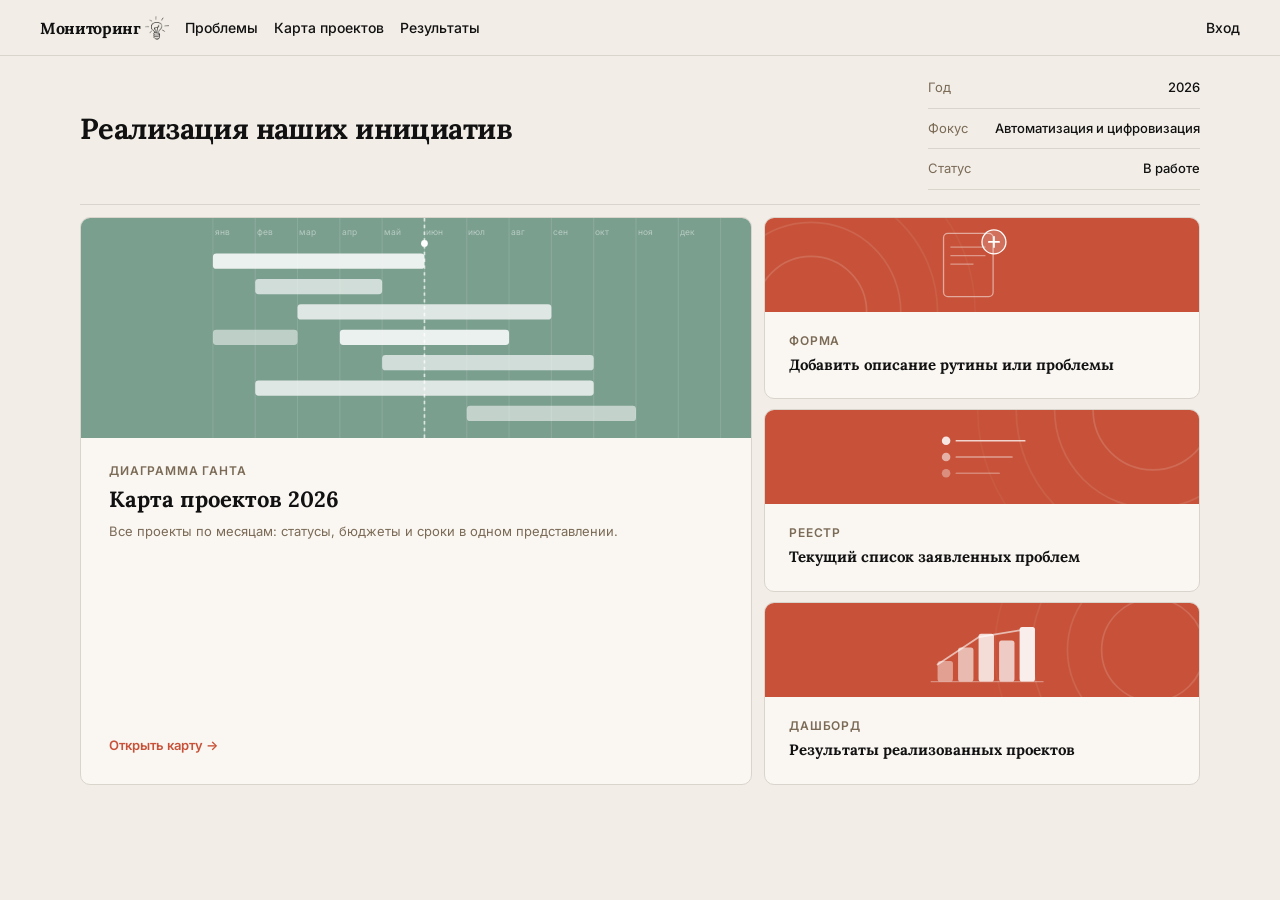
<file: index.html>
<!DOCTYPE html>
<html lang="ru">
<head>
  <meta charset="UTF-8">
  <meta http-equiv="refresh" content="0;url=board.html">
  <title>Перенаправление…</title>
</head>
<body>
  <script>location.replace('board.html');</script>
</body>
</html>
</file>
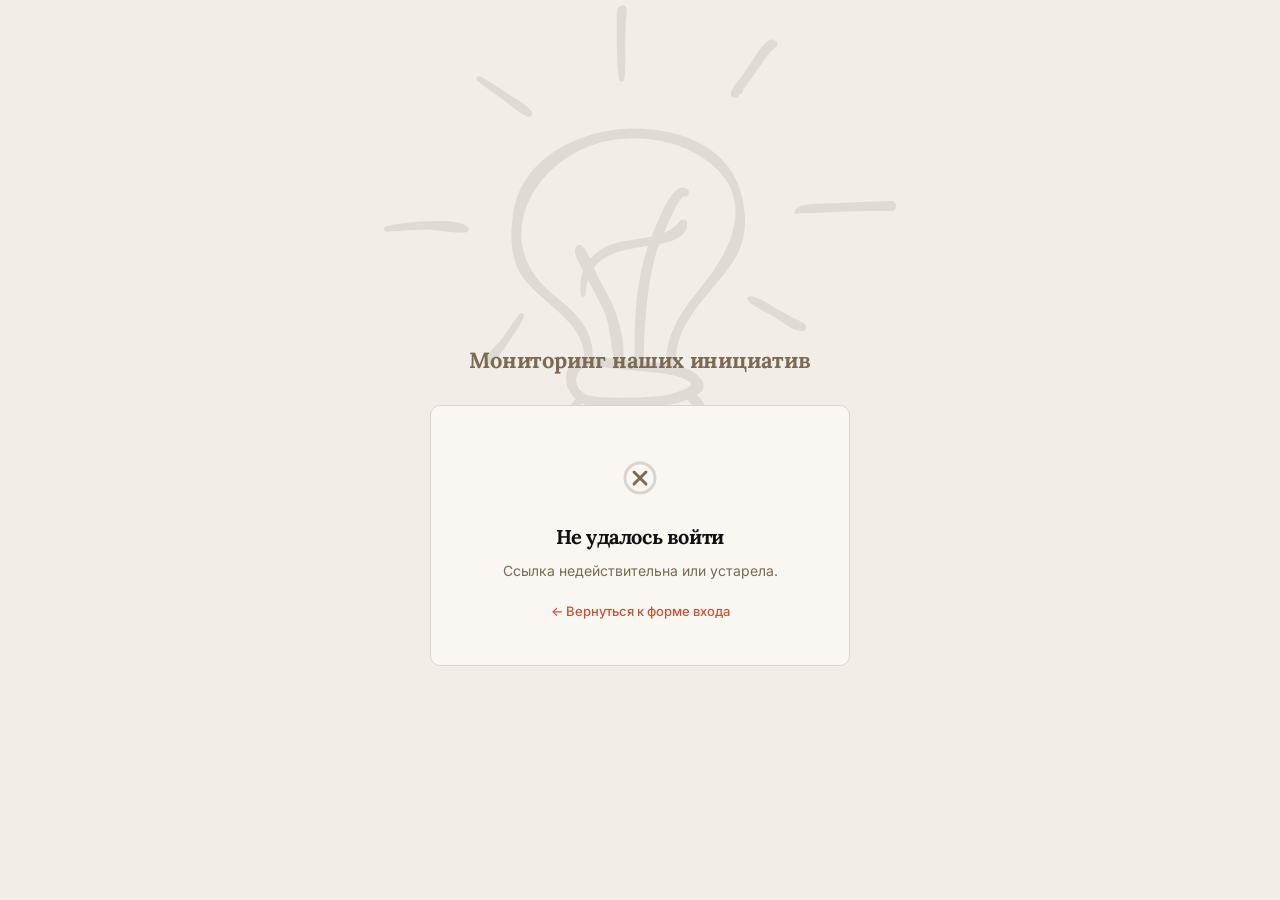
<file: auth.html>
<!DOCTYPE html>
<html lang="ru">
<head>
  <meta charset="UTF-8">
  <meta name="viewport" content="width=device-width, initial-scale=1.0">
  <title>Вход — Мониторинг 2026</title>
  <link rel="preconnect" href="https://fonts.googleapis.com">
  <link rel="preconnect" href="https://fonts.gstatic.com" crossorigin>
  <link href="https://fonts.googleapis.com/css2?family=Lora:wght@400;600;700&family=Inter:wght@400;500;600&display=swap" rel="stylesheet">
  <link rel="stylesheet" href="assets/style.css">
  <style>
    :root {
      --an-bg:        #F2EEE7;
      --an-surface:   #FAF7F2;
      --an-text:      #111111;
      --an-muted:     #7A6A56;
      --an-border:    #D9D4CC;
      --an-terracota: #C75239;
      --an-sage:      #7B9F8F;
      --an-radius:    10px;
    }

    body {
      background: var(--an-bg);
      font-family: 'Inter', sans-serif;
      color: var(--an-text);
      min-height: 100vh;
      display: flex;
      align-items: center;
      justify-content: center;
      padding: 24px;
    }

    .auth-wrap { width: 100%; max-width: 420px; position: relative; z-index: 1; margin-top: 110px; }

    .bg-bulb {
      position: fixed;
      top: 0;
      left: 50%;
      transform: translateX(-50%);
      width: 512px;
      height: 512px;
      opacity: 0.08;
      pointer-events: none;
      z-index: 0;
    }

    .auth-wordmark {
      font-family: 'Lora', serif;
      font-size: 22px;
      font-weight: 700;
      letter-spacing: -0.01em;
      color: var(--an-muted);
      text-align: center;
      margin-bottom: 28px;
    }

    .auth-card {
      background: var(--an-surface);
      border: 1px solid var(--an-border);
      border-radius: var(--an-radius);
      padding: 48px 40px 44px;
      text-align: center;
    }

    .auth-icon {
      width: 48px;
      height: 48px;
      margin: 0 auto 20px;
      display: flex;
      align-items: center;
      justify-content: center;
    }

    .auth-title {
      font-family: 'Lora', serif;
      font-size: 20px;
      font-weight: 700;
      letter-spacing: -0.02em;
      color: var(--an-text);
      margin: 0 0 8px;
    }

    .auth-desc {
      font-size: 14px;
      color: var(--an-muted);
      line-height: 1.55;
      margin: 0;
    }

    .auth-back {
      display: inline-block;
      margin-top: 20px;
      font-size: 13px;
      font-weight: 500;
      color: var(--an-terracota);
      text-decoration: none;
    }
    .auth-back:hover { text-decoration: underline; }

    /* Dots pulse while loading */
    @keyframes fade-dot {
      0%, 80%, 100% { opacity: .2; }
      40%            { opacity: 1;  }
    }
    .dot { display: inline-block; animation: fade-dot 1.2s ease-in-out infinite; }
    .dot:nth-child(2) { animation-delay: .2s; }
    .dot:nth-child(3) { animation-delay: .4s; }

    /* Spinner */
    @keyframes spin { to { transform: rotate(360deg); } }
    .spin-svg { animation: spin .9s linear infinite; }
  </style>
</head>
<body>
  <img class="bg-bulb" src="assets/idea.png" alt="">
  <div class="auth-wrap">
    <div class="auth-wordmark">Мониторинг наших инициатив</div>

    <div class="auth-card">
      <div class="auth-icon" id="icon">
        <svg class="spin-svg" width="36" height="36" viewBox="0 0 36 36" fill="none" xmlns="http://www.w3.org/2000/svg">
          <circle cx="18" cy="18" r="15" stroke="var(--an-border)" stroke-width="3"/>
          <path d="M18 3 A15 15 0 0 1 33 18" stroke="var(--an-muted)" stroke-width="3" stroke-linecap="round"/>
        </svg>
      </div>
      <h1 class="auth-title" id="title">Проверяем ссылку<span class="dot">.</span><span class="dot">.</span><span class="dot">.</span></h1>
      <p class="auth-desc" id="desc"></p>
      <span id="action"></span>
    </div>
  </div>

  <script type="module">
    import { apiGet, setSession } from './assets/api.js';

    const iconEl   = document.getElementById('icon');
    const titleEl  = document.getElementById('title');
    const descEl   = document.getElementById('desc');
    const actionEl = document.getElementById('action');

    function setSuccess(name) {
      iconEl.innerHTML = `
        <svg width="36" height="36" viewBox="0 0 36 36" fill="none" xmlns="http://www.w3.org/2000/svg">
          <circle cx="18" cy="18" r="15" stroke="var(--an-border)" stroke-width="3"/>
          <polyline points="10,18 15.5,23.5 26,12"
            stroke="var(--an-muted)" stroke-width="3" stroke-linecap="round" stroke-linejoin="round" fill="none"/>
        </svg>`;
      titleEl.textContent = name ? `Добро пожаловать, ${name}` : 'Добро пожаловать';
      descEl.textContent = 'Перенаправляем вас на главную страницу…';
    }

    function setError(message) {
      iconEl.innerHTML = `
        <svg width="36" height="36" viewBox="0 0 36 36" fill="none" xmlns="http://www.w3.org/2000/svg">
          <circle cx="18" cy="18" r="15" stroke="var(--an-border)" stroke-width="3"/>
          <line x1="12" y1="12" x2="24" y2="24" stroke="var(--an-muted)" stroke-width="3" stroke-linecap="round"/>
          <line x1="24" y1="12" x2="12" y2="24" stroke="var(--an-muted)" stroke-width="3" stroke-linecap="round"/>
        </svg>`;
      titleEl.textContent = 'Не удалось войти';
      descEl.textContent = message;
      actionEl.innerHTML = '<a class="auth-back" href="login.html">← Вернуться к форме входа</a>';
    }

    async function activate() {
      const token = new URLSearchParams(location.search).get('token');
      if (!token) {
        setError('Ссылка недействительна или устарела.');
        return;
      }

      try {
        const res = await apiGet('auth.activate', {
          token,
          user_agent: navigator.userAgent,
        });

        if (res.ok) {
          setSession(res.data);
          setSuccess(res.data.name || res.data.email);
          setTimeout(() => { location.href = 'board.html'; }, 1500);
        } else {
          const messages = {
            invalid_token:    'Ссылка недействительна.',
            already_used:     'Ссылка уже была использована. Запросите новую.',
            expired:          'Срок действия ссылки истёк. Запросите новую.',
            not_in_whitelist: 'Ваш email не найден в системе.',
          };
          setError(messages[res.error] || 'Ошибка входа.');
        }
      } catch (err) {
        setError('Ошибка соединения. Пожалуйста, попробуйте снова.');
      }
    }

    activate();
  </script>
</body>
</html>
</file>
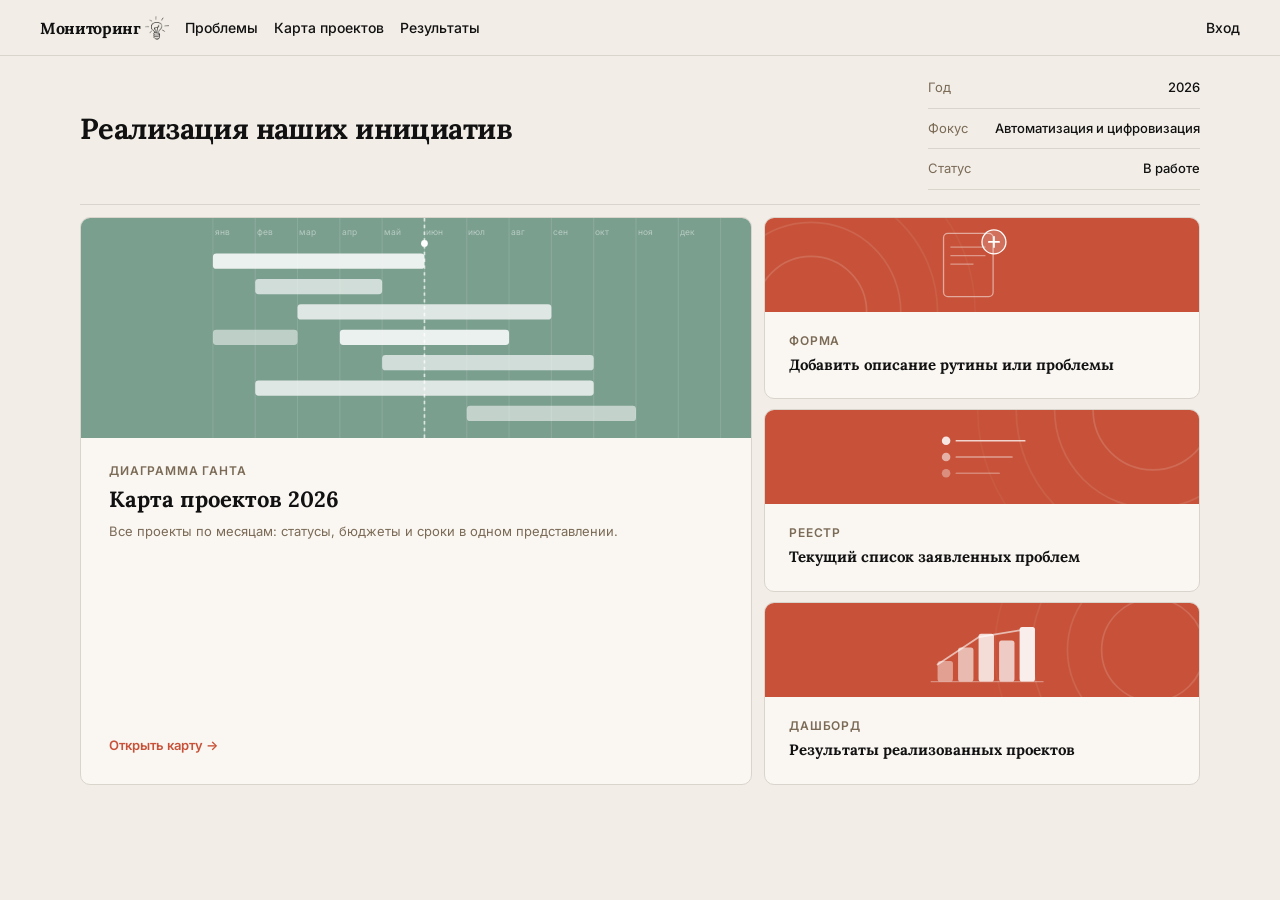
<file: board.html>
<!DOCTYPE html>
<html lang="ru">
<head>
  <meta charset="UTF-8">
  <meta name="viewport" content="width=device-width, initial-scale=1.0">
  <title>Мониторинг проектов 2026</title>
  <link rel="preconnect" href="https://fonts.googleapis.com">
  <link rel="preconnect" href="https://fonts.gstatic.com" crossorigin>
  <link href="https://fonts.googleapis.com/css2?family=Lora:wght@400;600;700&family=Inter:wght@400;500;600&display=swap" rel="stylesheet">
  <link rel="stylesheet" href="assets/style.css">
  <style>
    /* ── Anthropic-style design tokens (board.html only) ── */
    :root {
      --an-bg:        #F2EEE7;
      --an-surface:   #FAF7F2;
      --an-text:      #111111;
      --an-muted:     #7A6A56;
      --an-border:    #D9D4CC;
      --an-terracota: #C75239;
      --an-sage:      #7B9F8F;
      --an-radius:    10px;
    }

    body {
      background: var(--an-bg);
      font-family: 'Inter', sans-serif;
      color: var(--an-text);
      min-height: 100vh;
    }

    /* ── Nav override ── */
    .site-nav {
      position: sticky;
      top: 0;
      z-index: 50;
      background: var(--an-bg);
      border-bottom: 1px solid var(--an-border);
      box-shadow: none;
      height: 56px;
      padding: 0 40px;
      font-family: 'Inter', sans-serif;
    }
    .site-nav a { color: var(--an-text); font-size: 14px; font-weight: 500; }
    .site-nav a:hover { color: var(--an-terracota); }
    .site-nav b { font-family: 'Lora', serif; font-size: 16px; font-weight: 700; letter-spacing: -0.02em; }
    .site-nav span { color: var(--an-muted); font-size: 13px; }
    #logout, .site-nav > button.button-secondary {
      font-family: 'Inter', sans-serif;
      font-size: 14px;
      font-weight: 500;
      padding: 4px 12px !important;
      background: transparent !important;
      border: 1px solid var(--an-border) !important;
      border-radius: 6px;
      color: var(--an-muted) !important;
      cursor: pointer;
      transition: border-color .15s, color .15s;
    }
    #logout:hover, .site-nav > button.button-secondary:hover {
      border-color: var(--an-terracota) !important;
      color: var(--an-terracota) !important;
    }
    /* Email */
    .site-nav > span:not(.nav-spacer):not(.nav-votes) {
      font-family: 'Inter', sans-serif;
      font-size: 14px;
      color: var(--an-muted);
    }
    /* Votes — SVG-кружки вместо эмодзи */
    .nav-votes {
      display: flex;
      align-items: center;
      gap: 5px;
      margin-right: 4px;
    }
    .nav-votes-label {
      display: none;
    }
    .nav-vote-slot {
      display: inline-block !important;
      width: 11px !important;
      height: 11px !important;
      border-radius: 50% !important;
      background: var(--an-terracota) !important;
      font-size: 0 !important;
    }
    .nav-vote-used {
      background: var(--an-border) !important;
      opacity: 1 !important;
    }
    @media (max-width: 640px) {
      .site-nav > span:not(.nav-spacer):not(.nav-votes) { display: none; }
    }

    /* ── Page wrapper ── */
    .an-page { max-width: 1200px; margin: 0 auto; padding: 0 40px 14px; }

    /* ── Hero ── */
    .an-hero {
      display: grid;
      grid-template-columns: 1fr 272px;
      gap: 40px;
      align-items: center;
      padding: 12px 0 14px;
      border-bottom: 1px solid var(--an-border);
      margin-bottom: 12px;
    }
    .an-hero-title {
      font-family: 'Lora', serif;
      font-size: 29px;
      font-weight: 700;
      line-height: 1.15;
      letter-spacing: -0.02em;
      color: var(--an-text);
      max-width: 580px;
    }
    .an-hero-meta {
      display: flex;
      flex-direction: column;
      gap: 0;
      font-size: 13px;
      color: var(--an-muted);
    }
    .an-meta-row {
      display: flex;
      justify-content: space-between;
      align-items: center;
      padding: 10px 0;
      border-bottom: 1px solid var(--an-border);
      gap: 16px;
    }
    .an-meta-row span:first-child { color: var(--an-muted); }
    .an-meta-row span:last-child { color: var(--an-text); font-weight: 500; }

    /* ── Cards layout ── */
    .an-cards {
      display: grid;
      grid-template-columns: 60% 1fr;
      gap: 12px;
      align-items: stretch;
    }

    .an-right-col {
      display: flex;
      flex-direction: column;
      gap: 10px;
    }

    /* ── Base card ── */
    .an-card {
      display: flex;
      flex-direction: column;
      background: var(--an-surface);
      border: 1px solid var(--an-border);
      border-radius: var(--an-radius);
      overflow: hidden;
      text-decoration: none;
      color: var(--an-text);
      transition: box-shadow 0.2s, transform 0.2s;
    }
    .an-card:hover {
      box-shadow: 0 8px 32px rgba(0,0,0,0.10);
      transform: translateY(-2px);
    }

    /* ── Illustration block ── */
    .an-card-art {
      width: 100%;
      overflow: hidden;
      flex-shrink: 0;
    }
    .an-card-main .an-card-art { height: 220px; }
    .an-card-sm .an-card-art   { height: 94px; }

    .an-card-art svg { width: 100%; height: 100%; display: block; }

    /* ── Text body ── */
    .an-card-body {
      padding: 20px 24px 24px;
      flex: 1;
      display: flex;
      flex-direction: column;
      gap: 6px;
    }
    .an-card-main .an-card-body { padding: 24px 28px 28px; }

    .an-card-label {
      font-size: 12px;
      font-weight: 600;
      text-transform: uppercase;
      letter-spacing: 0.07em;
      color: var(--an-muted);
    }
    .an-card-title {
      font-family: 'Lora', serif;
      font-weight: 700;
      color: var(--an-text);
      line-height: 1.25;
    }
    .an-card-main .an-card-title { font-size: 22px; }
    .an-card-sm .an-card-title   { font-size: 15px; }

    .an-card-desc {
      font-size: 13px;
      color: var(--an-muted);
      line-height: 1.6;
      margin-top: 2px;
    }
    .an-card-sm .an-card-desc { display: none; }

    .an-card-arrow {
      display: inline-flex;
      align-items: center;
      gap: 4px;
      margin-top: auto;
      padding-top: 16px;
      font-size: 13px;
      font-weight: 600;
      color: var(--an-terracota);
    }
    .an-card-sm .an-card-arrow { display: none; }
  </style>
</head>
<body>

  <div class="an-page">

    <!-- Hero -->
    <div class="an-hero">
      <h1 class="an-hero-title">Реализация наших инициатив</h1>
      <div class="an-hero-meta">
        <div class="an-meta-row">
          <span>Год</span>
          <span>2026</span>
        </div>
        <div class="an-meta-row">
          <span>Фокус</span>
          <span>Автоматизация и цифровизация</span>
        </div>
        <div class="an-meta-row">
          <span>Статус</span>
          <span>В работе</span>
        </div>
      </div>
    </div>

    <!-- Cards -->
    <div class="an-cards">

      <!-- Large: Карта проектов -->
      <a href="map.html" class="an-card an-card-main">
        <div class="an-card-art">
          <svg viewBox="0 0 720 260" xmlns="http://www.w3.org/2000/svg" style="background:#7B9F8F">
            <!-- Grid lines -->
            <g stroke="rgba(255,255,255,0.15)" stroke-width="1">
              <line x1="120" y1="0" x2="120" y2="260"/>
              <line x1="170" y1="0" x2="170" y2="260"/>
              <line x1="220" y1="0" x2="220" y2="260"/>
              <line x1="270" y1="0" x2="270" y2="260"/>
              <line x1="320" y1="0" x2="320" y2="260"/>
              <line x1="370" y1="0" x2="370" y2="260"/>
              <line x1="420" y1="0" x2="420" y2="260"/>
              <line x1="470" y1="0" x2="470" y2="260"/>
              <line x1="520" y1="0" x2="520" y2="260"/>
              <line x1="570" y1="0" x2="570" y2="260"/>
              <line x1="620" y1="0" x2="620" y2="260"/>
              <line x1="670" y1="0" x2="670" y2="260"/>
              <line x1="720" y1="0" x2="720" y2="260"/>
            </g>
            <!-- Month labels -->
            <g fill="rgba(255,255,255,0.45)" font-size="10" font-family="Inter,sans-serif">
              <text x="122" y="20">янв</text><text x="172" y="20">фев</text>
              <text x="222" y="20">мар</text><text x="272" y="20">апр</text>
              <text x="322" y="20">май</text><text x="372" y="20">июн</text>
              <text x="422" y="20">июл</text><text x="472" y="20">авг</text>
              <text x="522" y="20">сен</text><text x="572" y="20">окт</text>
              <text x="622" y="20">ноя</text><text x="672" y="20">дек</text>
            </g>
            <!-- Gantt bars -->
            <g rx="4">
              <rect x="120" y="42" width="250" height="18" rx="4" fill="rgba(255,255,255,0.85)"/>
              <rect x="170" y="72" width="150" height="18" rx="4" fill="rgba(255,255,255,0.65)"/>
              <rect x="220" y="102" width="300" height="18" rx="4" fill="rgba(255,255,255,0.75)"/>
              <rect x="120" y="132" width="100" height="18" rx="4" fill="rgba(255,255,255,0.50)"/>
              <rect x="270" y="132" width="200" height="18" rx="4" fill="rgba(255,255,255,0.85)"/>
              <rect x="320" y="162" width="250" height="18" rx="4" fill="rgba(255,255,255,0.65)"/>
              <rect x="170" y="192" width="400" height="18" rx="4" fill="rgba(255,255,255,0.75)"/>
              <rect x="420" y="222" width="200" height="18" rx="4" fill="rgba(255,255,255,0.55)"/>
            </g>
            <!-- Today line -->
            <line x1="370" y1="0" x2="370" y2="260" stroke="rgba(255,255,255,0.7)" stroke-width="2" stroke-dasharray="4,4"/>
            <circle cx="370" cy="30" r="4" fill="white"/>
          </svg>
        </div>
        <div class="an-card-body">
          <span class="an-card-label">Диаграмма Ганта</span>
          <span class="an-card-title">Карта проектов 2026</span>
          <p class="an-card-desc">Все проекты по месяцам: статусы, бюджеты и сроки в одном представлении.</p>
          <span class="an-card-arrow">Открыть карту →</span>
        </div>
      </a>

      <!-- Right column: 3 small cards -->
      <div class="an-right-col">

        <!-- Добавить описание -->
        <a href="form.html" class="an-card an-card-sm">
          <div class="an-card-art">
            <svg viewBox="0 0 400 110" xmlns="http://www.w3.org/2000/svg" style="background:#C75239">
              <!-- Дуги из нижнего левого угла -->
              <circle cx="0" cy="110" r="65"  fill="none" stroke="rgba(255,255,255,0.14)" stroke-width="2"/>
              <circle cx="0" cy="110" r="105" fill="none" stroke="rgba(255,255,255,0.10)" stroke-width="2"/>
              <circle cx="0" cy="110" r="148" fill="none" stroke="rgba(255,255,255,0.07)" stroke-width="2"/>
              <circle cx="0" cy="110" r="192" fill="none" stroke="rgba(255,255,255,0.04)" stroke-width="2"/>
              <!-- Document outline -->
              <rect x="155" y="18" width="58" height="74" rx="5" fill="none" stroke="rgba(255,255,255,0.5)" stroke-width="1.5"/>
              <!-- Lines inside doc -->
              <line x1="163" y1="34" x2="204" y2="34" stroke="rgba(255,255,255,0.4)" stroke-width="1.5"/>
              <line x1="163" y1="44" x2="204" y2="44" stroke="rgba(255,255,255,0.4)" stroke-width="1.5"/>
              <line x1="163" y1="54" x2="190" y2="54" stroke="rgba(255,255,255,0.4)" stroke-width="1.5"/>
              <!-- Plus circle -->
              <circle cx="214" cy="28" r="14" fill="rgba(255,255,255,0.18)" stroke="white" stroke-width="1.5"/>
              <line x1="214" y1="22" x2="214" y2="34" stroke="white" stroke-width="2" stroke-linecap="round"/>
              <line x1="208" y1="28" x2="220" y2="28" stroke="white" stroke-width="2" stroke-linecap="round"/>
            </svg>
          </div>
          <div class="an-card-body">
            <span class="an-card-label">Форма</span>
            <span class="an-card-title">Добавить описание рутины или проблемы</span>
          </div>
        </a>

        <!-- Список проблем -->
        <a href="problems.html" class="an-card an-card-sm">
          <div class="an-card-art">
            <svg viewBox="0 0 400 110" xmlns="http://www.w3.org/2000/svg" style="background:#C75239">
              <!-- Дуги из верхнего правого угла -->
              <circle cx="400" cy="0" r="70"  fill="none" stroke="rgba(255,255,255,0.14)" stroke-width="2"/>
              <circle cx="400" cy="0" r="115" fill="none" stroke="rgba(255,255,255,0.10)" stroke-width="2"/>
              <circle cx="400" cy="0" r="160" fill="none" stroke="rgba(255,255,255,0.07)" stroke-width="2"/>
              <circle cx="400" cy="0" r="205" fill="none" stroke="rgba(255,255,255,0.04)" stroke-width="2"/>
              <!-- Three rows with bullets -->
              <circle cx="158" cy="36" r="5" fill="rgba(255,255,255,0.85)"/>
              <line x1="170" y1="36" x2="250" y2="36" stroke="rgba(255,255,255,0.75)" stroke-width="2" stroke-linecap="round"/>
              <circle cx="158" cy="55" r="5" fill="rgba(255,255,255,0.55)"/>
              <line x1="170" y1="55" x2="235" y2="55" stroke="rgba(255,255,255,0.45)" stroke-width="2" stroke-linecap="round"/>
              <circle cx="158" cy="74" r="5" fill="rgba(255,255,255,0.35)"/>
              <line x1="170" y1="74" x2="220" y2="74" stroke="rgba(255,255,255,0.30)" stroke-width="2" stroke-linecap="round"/>
            </svg>
          </div>
          <div class="an-card-body">
            <span class="an-card-label">Реестр</span>
            <span class="an-card-title">Текущий список заявленных проблем</span>
          </div>
        </a>

        <!-- Результаты проектов -->
        <a href="results.html" class="an-card an-card-sm">
          <div class="an-card-art">
            <svg viewBox="0 0 400 110" xmlns="http://www.w3.org/2000/svg" style="background:#C75239">
              <!-- Дуги из правого края по центру -->
              <circle cx="400" cy="55" r="60"  fill="none" stroke="rgba(255,255,255,0.14)" stroke-width="2"/>
              <circle cx="400" cy="55" r="100" fill="none" stroke="rgba(255,255,255,0.10)" stroke-width="2"/>
              <circle cx="400" cy="55" r="142" fill="none" stroke="rgba(255,255,255,0.07)" stroke-width="2"/>
              <circle cx="400" cy="55" r="185" fill="none" stroke="rgba(255,255,255,0.04)" stroke-width="2"/>
              <!-- Bar chart -->
              <rect x="148" y="68" width="18" height="24" rx="3" fill="rgba(255,255,255,0.45)"/>
              <rect x="172" y="52" width="18" height="40" rx="3" fill="rgba(255,255,255,0.60)"/>
              <rect x="196" y="36" width="18" height="56" rx="3" fill="rgba(255,255,255,0.80)"/>
              <rect x="220" y="44" width="18" height="48" rx="3" fill="rgba(255,255,255,0.70)"/>
              <rect x="244" y="28" width="18" height="64" rx="3" fill="rgba(255,255,255,0.90)"/>
              <!-- Baseline -->
              <line x1="140" y1="92" x2="272" y2="92" stroke="rgba(255,255,255,0.35)" stroke-width="1.5"/>
              <!-- Trend arrow -->
              <polyline points="148,72 196,40 244,32" fill="none" stroke="white" stroke-width="2" stroke-linecap="round" stroke-linejoin="round" opacity="0.6"/>
            </svg>
          </div>
          <div class="an-card-body">
            <span class="an-card-label">Дашборд</span>
            <span class="an-card-title">Результаты реализованных проектов</span>
          </div>
        </a>

      </div>
    </div>
  </div>

  <script type="module">
    import { renderNav } from './assets/nav.js';
    renderNav();
  </script>
</body>
</html>
</file>
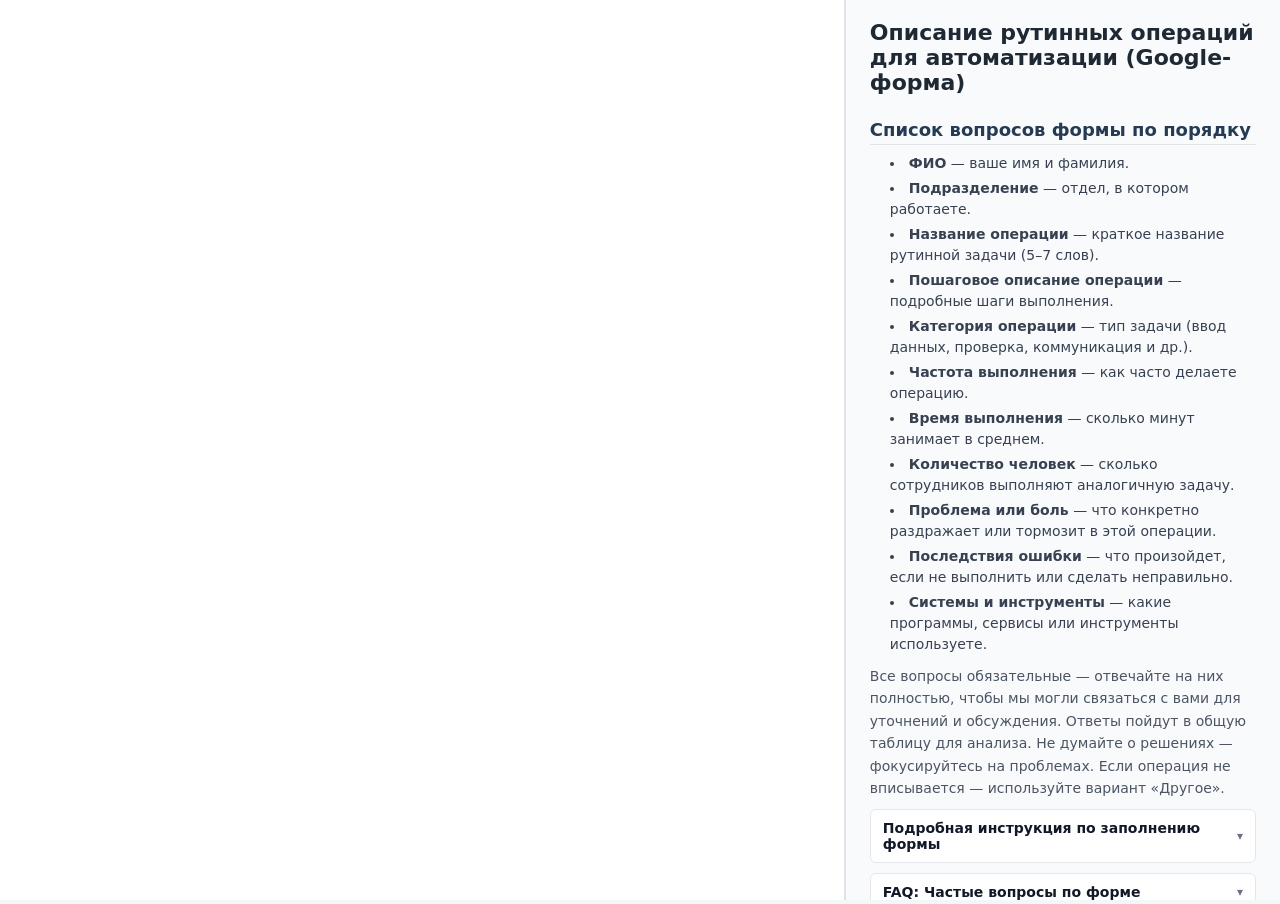
<file: form.html>
<!DOCTYPE html>
<html lang="ru">
<head>
  <meta charset="UTF-8">
  <meta name="viewport" content="width=device-width, initial-scale=1.0">
  <title>Описание рутинных операций для автоматизации</title>

  <!-- Стили базового лейаута: форма слева, инструкция справа -->
  <style>
    body, html {
      margin: 0;
      padding: 0;
      height: 100%;
      overflow: hidden;
      font-family: system-ui, -apple-system, BlinkMacSystemFont, "Segoe UI", sans-serif;
      background: #f4f6f9;
    }

    .main-container {
      display: flex;
      height: 100vh;
    }

    /* Левая колонка: форма */
    .form-section {
      flex: 1;
      height: 100%;
      background: #ffffff;
      border-right: 1px solid #e0e3e7;
    }

    iframe {
      width: 100%;
      height: 100%;
      border: none;
    }

    /* Правая колонка: инструкция + FAQ */
    .info-section {
      width: 34%;
      max-width: 520px;
      min-width: 320px;
      box-sizing: border-box;
      padding: 20px 24px;
      background: #f9fafc;
      overflow-y: auto;
      border-left: 1px solid #e0e3e7;
    }
    /* Общий контейнер аккордеона */
.info-section details.accordion {
  border: 1px solid #e5e7eb;
  border-radius: 6px;
  margin: 10px 0;
  background: #ffffff;
}

/* Строка-заголовок, по которой кликают */
.info-section details.accordion > summary {
  cursor: pointer;
  list-style: none;            /* убираем стандартный маркер */
  padding: 10px 12px;
  font-size: 14px;
  font-weight: 600;
  color: #111827;
  display: flex;
  align-items: center;
  justify-content: space-between;
}

/* Убираем стандартный треугольник браузера */
.info-section details.accordion > summary::-webkit-details-marker {
  display: none;
}

/* Контент внутри раскрытого блока */
.info-section details.accordion > *:not(summary) {
  padding: 8px 12px 12px 12px;
  border-top: 1px solid #e5e7eb;
  font-size: 14px;
}

/* Небольшой hover‑эффект по заголовку */
.info-section details.accordion > summary:hover {
  background: #f3f4f6;
}

/* Иконка-стрелка через псевдоэлемент */
.info-section details.accordion > summary::after {
  content: "▾";
  font-size: 12px;
  margin-left: 8px;
  color: #6b7280;
}

/* Поворот стрелки при открытии */
.info-section details[open].accordion > summary::after {
  transform: rotate(180deg);
}

/* Списки в правой колонке: маркеры внутри блока, чтобы не вылезали за границу */
.info-section ul,
.info-section ol {
  margin: 6px 0 10px 0;
  padding-left: 1.1rem;      /* небольшой отступ слева */
  list-style-position: inside; /* маркеры рисуются внутри содержимого элемента */
}
/* Кастомизация шапки чата n8n */
:root {
  /* общие размеры окна, при желании можно тоже уменьшить */
  --chat--window--height: 520px;              /* вместо дефолтных 600px */

  /* шапка чата */
  --chat--header-height: 72px;               /* фиксированная, заметно ниже */
  --chat--header--padding: 0.6rem 1rem;      /* меньше отступы сверху/снизу */

  /* заголовок и подзаголовок */
  --chat--heading--font-size: 1.3rem;        /* был ~2em */
  --chat--subtitle--font-size: 0.9rem;
  --chat--subtitle--line-height: 1.4;
}
    /* Настройка размеров шапки виджета n8n */
#n8n-chat .chat-header {
  padding: 6px 10px;              /* меньше внутренние отступы */
}

/* Заголовок */
#n8n-chat .chat-heading h1 {
  font-size: 1.2rem;              /* был ~2em */
  margin: 0 0 4px 0;              /* убираем стандартные большие отступы */
}

/* Подзаголовок */
#n8n-chat .chat-header p {
  font-size: 0.85rem;
  line-height: 1.3;
  margin: 0;                      /* по умолчанию у <p> сверху/снизу есть margin */
}
    /* Адаптация под мобильные: инструкция уходит вниз, форма на весь экран */
    /* Стили для мобильной версии: нижняя панель (Bottom Sheet) */
@media (max-width: 900px) {
  .main-container {
    flex-direction: column;
    position: relative; /* Важно для позиционирования */
    overflow: hidden;   /* Чтобы панель не растягивала страницу */
  }

  /* Форма занимает все пространство */
  .form-section {
    width: 100%;
    height: 100%;
    padding-bottom: 60px; /* Отступ снизу, чтобы язычок панели не перекрывал кнопку отправки формы */
  }

  /* Панель с инструкциями превращается в выезжающую шторку */
  .info-section {
    width: 100%;
    max-width: 100%;
    min-width: auto;
    padding: 0 24px 20px; /*убираем отсуп сверху

    /* Фиксируем внизу */
    position: fixed;
    bottom: 0;
    left: 0;
    right: 0;
    z-index: 1000;

    /* Высота открытой панели */
    height: 50vh;

    /* Скругление углов сверху */
    border-radius: 16px 16px 0 0;
    border-left: none;
    border-top: 1px solid #e0e3e7;

    /* Тень для визуального отделения */
    box-shadow: 0 -4px 12px rgba(0,0,0,0.1);

    /* Анимация выезда */
    transition: transform 0.3s ease-in-out;

    /* По умолчанию скрыта (смещена вниз), виден только заголовок */
    transform: translateY(calc(100% - 60px));
  }

  /* Класс для открытого состояния */
  .info-section.open {
    transform: translateY(0);
  }

    .info-section h1 {
    cursor: pointer;
    text-align: center;
    font-size: 16px;

    position: sticky;
    top: 0;
    background: #f9fafc;
    z-index: 10;
    margin: 0;
    padding: 12px 0 12px;   /* немного воздуха сверху и снизу */
    border-bottom: 1px solid #e0e3e0;

    min-height: 52px;       /* фиксируем высоту шапки */
    box-sizing: border-box;
    display: flex;
    flex-direction: column;
    align-items: center;
    justify-content: center;
  }

  /* Полоска‑хэндл внутри заголовка */
  .info-section h1::before {
    content: "";
    width: 40px;
    height: 4px;
    background-color: #cbd5e1;
    border-radius: 2px;
    margin-bottom: 8px; /* расстояние между полоской и текстом заголовка */
  }

}


    /* Базовая типографика для Markdown‑контента */
    .info-section h1 {
      font-size: 22px;
      margin: 0 0 12px 0;
      color: #1f2933;
    }

    .info-section h2 {
      font-size: 18px;
      margin: 24px 0 8px 0;
      color: #243b53;
      border-bottom: 1px solid #e0e3e7;
      padding-bottom: 4px;
    }

    .info-section h3 {
      font-size: 16px;
      margin: 18px 0 6px 0;
      color: #243b53;
    }

    .info-section p {
      font-size: 14px;
      line-height: 1.6;
      color: #4b5563;
      margin: 6px 0;
    }

    .info-section ul, .info-section ol {
      padding-left: 20px;
      margin: 6px 0 10px 0;
    }

    .info-section li {
      font-size: 14px;
      line-height: 1.5;
      color: #374151;
      margin-bottom: 4px;
    }

    .info-section a {
      color: #2563eb;
      text-decoration: none;
    }

    .info-section a:hover {
      text-decoration: underline;
    }

    .info-section strong {
      font-weight: 600;
    }

    .info-section hr {
      border: none;
      border-top: 1px solid #e5e7eb;
      margin: 16px 0;
    }

    .example-block {
      background: #eef2ff;
      border-left: 3px solid #4f46e5;
      padding: 8px 10px;
      margin: 8px 0;
      border-radius: 4px;
      font-size: 13px;
    }
  </style>
</head>
<body>

<div class="main-container">

  <!-- Левая колонка: Google‑форма -->
  <div class="form-section">
    <!-- Можно заменить src на embed‑ссылку вида docs.google.com/forms/.../viewform?embedded=true -->
    <iframe
      src="https://docs.google.com/forms/d/e/1FAIpQLSfei7EoMof-bWue8dWAZPaLu95QKs9wWHNOyciWTySpNlTRoA/viewform?usp=dialog"
      frameborder="0"
      marginheight="0"
      marginwidth="0">
      Загрузка…
    </iframe>
  </div>

  <!-- Правая колонка: инструкция + FAQ -->
  <div class="info-section">

    <h1>Описание рутинных операций для автоматизации (Google-форма)</h1>
        <h2>Список вопросов формы по порядку</h2>
    <ul>
      <li><strong>ФИО</strong> — ваше имя и фамилия.</li>
      <li><strong>Подразделение</strong> — отдел, в котором работаете.</li>
      <li><strong>Название операции</strong> — краткое название рутинной задачи (5–7 слов).</li>
      <li><strong>Пошаговое описание операции</strong> — подробные шаги выполнения.</li>
      <li><strong>Категория операции</strong> — тип задачи (ввод данных, проверка, коммуникация и др.).</li>
      <li><strong>Частота выполнения</strong> — как часто делаете операцию.</li>
      <li><strong>Время выполнения</strong> — сколько минут занимает в среднем.</li>
      <li><strong>Количество человек</strong> — сколько сотрудников выполняют аналогичную задачу.</li>
      <li><strong>Проблема или боль</strong> — что конкретно раздражает или тормозит в этой операции.</li>
      <li><strong>Последствия ошибки</strong> — что произойдет, если не выполнить или сделать неправильно.</li>
      <li><strong>Системы и инструменты</strong> — какие программы, сервисы или инструменты используете.</li>
    </ul>

    <p>Все вопросы обязательные — отвечайте на них полностью, чтобы мы могли связаться с вами для уточнений и обсуждения. Ответы пойдут в общую таблицу для анализа. Не думайте о решениях — фокусируйтесь на проблемах. Если операция не вписывается — используйте вариант «Другое».</p>
<details class="accordion">
    <summary>Подробная инструкция по заполнению формы</summary>
    <p>Форма состоит из 11 вопросов, которые логично идут от описания операции к её влиянию. Заполняйте последовательно, один вопрос за раз. Если у вас несколько идей, заполните форму заново для каждой — это поможет нам глубже разобрать проблемы. Время на весь опрос — 10–15 минут. Все вопросы обязательные — отвечайте на них полностью. Если застряли, смотрите примеры ниже или пишите организатору сессии.</p>

    <h3>1. ФИО <span>*</span> (краткий текст)</h3>
    <ul>
      <li><strong>Что указать:</strong> ваша фамилия и имя (отчество по желанию). Например: «Иванов Иван».</li>
      <li><strong>Почему:</strong> нам важно знать, к кому обратиться за уточнениями по описанной проблеме, чтобы не потерять детали. Это не для оценки, а для командной работы.</li>
      <li><strong>Примеры:</strong> «Петров Петр» или «Федоров Сергей Александрович».</li>
      <li><strong>Совет:</strong> укажите реальные данные — это поможет эффективно работать с вашими идеями.</li>
    </ul>

    <h3>2. Подразделение компании <span>*</span> (выпадающий список)</h3>
    <ul>
      <li><strong>Что выбрать:</strong> одно подразделение, где вы работаете. Варианты: Администрация и управление, Бухгалтерия и финансы, Персонал и кадровое делопроизводство, Логистика и Склад, Маркетинг, Закупки, Продажи (ОПТ), Продажи (Объектные поставки), Розничная торговля (e-dom.by), Учет и Выписка, Отдел Сбыта, ИТ-служба.</li>
      <li><strong>Почему:</strong> это поможет сгруппировать проблемы по отделам для анализа (например, сколько рутины в логистике).</li>
      <li><strong>Пример:</strong> если вы в отделе сбыта — выберите «Отдел Сбыта».</li>
      <li><strong>Совет:</strong> выберите только одно, даже если работаете в нескольких — главное, где проблема возникает чаще.</li>
    </ul>

    <h3>3. Название действия, операции или процесса (5–7 слов) <span>*</span></h3>
    <ul>
      <li><strong>Что указать:</strong> краткое название рутины — 5–7 слов, чтобы было понятно.</li>
      <li><strong>Почему:</strong> это «заголовок» для вашей проблемы и быстрая навигация при анализе.</li>
      <li><strong>Примеры:</strong> «Формирование ежедневного отчета по продажам», «Проверка остатков на складе по заявке».</li>
      <li><strong>Совет:</strong> будьте конкретны, но коротко. Используйте то название, которое звучит в вашей повседневной работе.</li>
    </ul>

    <h3>4. Опишите операцию пошагово <span>*</span> (длинный текст)</h3>
    <ul>
      <li><strong>Что указать:</strong> нумерованный список шагов от начала до конца.</li>
      <li><strong>Почему:</strong> это позволит понять весь процесс и найти точки для улучшения.</li>
      <li><strong>Пример:</strong></li>
    </ul>
    <div class="example-block">
      <p>a. Получаю звонок от клиента с заявкой.</p>
      <p>b. Открываю 1С и создаю новый заказ.</p>
      <p>c. Для каждого товара проверяю наличие в WMS.</p>
      <p>d. Добавляю в заказ, если есть; если нет — сообщаю клиенту.</p>
      <p>e. Сохраняю и отправляю подтверждение email.</p>
    </div>
    <ul>
      <li><strong>Совет:</strong> пишите как инструкцию для новичка. Минимум 3–5 пунктов, можно больше.</li>
    </ul>

    <h3>5. Категория операции <span>*</span> (один из списка)</h3>
    <ul>
      <li><strong>Что выбрать:</strong> одну категорию, которая лучше всего описывает основное действие.</li>
    </ul>
    <ul>
      <li>Ввод и перенос данных (заполнение форм, перенос данных между таблицами или системами).</li>
      <li>Проверка и сверка информации (проверка соответствия документов, подсчет и верификация).</li>
      <li>Формирование отчетов (сбор данных для анализа и оформление по шаблону).</li>
      <li>Создание и оформление документов (накладные, договоры, сертификаты).</li>
      <li>Поиск и сбор информации (поиск по файлам, системам, перепискам).</li>
      <li>Согласование и утверждение (получение одобрений, подписи, отслеживание статусов).</li>
      <li>Коммуникация и уведомления (ответы на письма, сообщения клиентам и коллегам, напоминания).</li>
      <li>Планирование и распределение (планы, бюджеты, распределение задач и ресурсов).</li>
      <li>Обработка транзакций и системных операций (приемка, отгрузка, корректировка документов, обработка запросов).</li>
      <li>Другое — если операция не вписывается ни в одну категорию, выберите этот вариант и опишите, что именно имеете в виду.</li>
    </ul>
    <ul>
      <li><strong>Почему:</strong> категории помогают сгруппировать похожие проблемы и искать общие решения.</li>
      <li><strong>Примеры:</strong> ручной ввод заказа в 1С — «Обработка транзакций и системных операций»; копирование данных из email в Excel — «Ввод и перенос данных».</li>
      <li><strong>Совет:</strong> если сомневаетесь, сфокусируйтесь на действии, которое занимает больше всего времени в операции.</li>
    </ul>

    <h3>6. Как часто вы выполняете эту операцию? <span>*</span></h3>
    <ul>
      <li><strong>Что выбрать:</strong> ближайший вариант: Несколько раз в час, Ежедневно (несколько раз), Ежедневно (1 раз), Несколько раз в неделю, Еженедельно, Несколько раз в месяц, Ежемесячно, Реже, чем раз в месяц.</li>
      <li><strong>Почему:</strong> это показывает масштаб проблемы — ежедневная рутина важнее редкой.</li>
      <li><strong>Примеры:</strong> проверка email по заказам 5 раз в день — «Ежедневно (несколько раз)»; сводный отчет раз в неделю — «Еженедельно».</li>
      <li><strong>Совет:</strong> ориентируйтесь на личный опыт, при сомнениях берите среднее значение.</li>
    </ul>

    <h3>7. Сколько времени в среднем занимает операция? <span>*</span></h3>
    <ul>
      <li><strong>Что указать:</strong> только число в минутах (например, 45; 90; 0.5 для 30 секунд).</li>
      <li><strong>Почему:</strong> это позволяет рассчитать общую нагрузку: время × частота × количество людей.</li>
      <li><strong>Примеры:</strong> ввод заказа — «10»; час двадцать — «80».</li>
      <li><strong>Совет:</strong> оцените среднее по последним 5–10 выполненным операциям.</li>
    </ul>

    <h3>8. Сколько человек выполняют аналогичную операцию? <span>*</span></h3>
    <ul>
      <li><strong>Что указать:</strong> приблизительное целое число (минимум 1).</li>
      <li><strong>Почему:</strong> это показывает, затрагивает ли проблема одного сотрудника или весь отдел.</li>
      <li><strong>Примеры:</strong> проверку остатков делают 8 кладовщиков — «8»; если только вы — «1».</li>
      <li><strong>Совет:</strong> точный подсчёт не обязателен, достаточно разумной оценки.</li>
    </ul>

    <h3>9. В чем главная проблема или «боль» операции? <span>*</span></h3>
    <ul>
      <li><strong>Что указать:</strong> что именно раздражает или тормозит (время, ошибки, монотонность).</li>
      <li><strong>Почему:</strong> это сердце опроса и ключ к приоритизации оптимизации.</li>
      <li><strong>Пример:</strong> «Отнимает 30 минут на каждый заказ, часто ошибаюсь при поиске в разных системах, данные приходится копировать вручную — это монотонно и отвлекает от общения с клиентами».</li>
      <li><strong>Совет:</strong> не думайте о решениях, описывайте только проблемную сторону, 2–3 предложения достаточно.</li>
    </ul>

    <h3>10. Что произойдет, если не выполнить операцию или выполнить с ошибкой? <span>*</span></h3>
    <ul>
      <li><strong>Что указать:</strong> последствия для бизнеса, команды или клиентов.</li>
      <li><strong>Почему:</strong> оценка риска и важности помогает расставить приоритеты.</li>
      <li><strong>Пример:</strong> «Руководство не получит вовремя отчет, клиенты ждут дольше, возможны ошибки в остатках, что приводит к перепродажам или убыткам».</li>
      <li><strong>Совет:</strong> подумайте, кто и как пострадает; достаточно 1–2 продуманных предложений.</li>
    </ul>

    <h3>11. Какие системы и инструменты вы используете? <span>*</span></h3>
    <ul>
      <li><strong>Что выбрать:</strong> поставьте галочки у всех подходящих вариантов: 1С (Управление торговлей, Бухгалтерия, ЗУП, CRM), OHE.WMS, Microsoft Office, Google/Yandex документы и таблицы, Email (Yandex), Телефон/мессенджеры, IP‑телефония (zruchna), web‑сайты компании (santrade.by, b2b.santrade.by, e-dom.by), сайты клиентов и поставщиков, госпорталы, «Нет систем/ручной процесс», «Другое».</li>
      <li><strong>Почему:</strong> это показывает, где сосредоточена рутина (1С, почта, ручные операции) и куда направлять усилия по интеграции или автоматизации.</li>
      <li><strong>Примеры:</strong> для заказа по звонку — «1С:Управление торговлей», «Телефон/мессенджеры», «Email (Yandex)»; для полностью ручной работы — «Нет систем/ручной процесс».</li>
      <li><strong>Совет:</strong> отмечайте все задействованные инструменты, даже если используете их лишь на одном из шагов. Если работаете без компьютера — это тоже важный сигнал.</li>
    </ul>

    <h2>Примеры заполненной формы</h2>
    <p>Ниже два гипотетических примера, основанных на типичных рутинах в компании. Используйте их как ориентир, но описывайте свои реальные задачи.</p>

    <h3>Пример 1: Отдел сбыта (обработка заказа по телефону)</h3>
    <ol>
      <li>ФИО: Сидоров Сергей.</li>
      <li>Подразделение: Отдел Сбыта.</li>
      <li>Название: Создание заказа по звонку клиента.</li>
      <li>Пошаговое описание:</li>
    </ol>
    <div class="example-block">
      <p>a. Отвечаю на звонок клиента с заявкой на товары.</p>
      <p>b. Открываю 1С:Управление торговлей и создаю новый документ заказа.</p>
      <p>c. Для каждого товара проверяю наличие в 1С.</p>
      <p>d. Добавляю товар в заказ, если в наличии; если нет — объясняю клиенту альтернативы.</p>
    </div>
    <ol start="5">
      <li>Категория: Обработка транзакций и системных операций.</li>
      <li>Частота: Ежедневно (несколько раз).</li>
      <li>Время: 15 минут.</li>
      <li>Количество человек: 6.</li>
      <li>Проблема/боль: поиск товаров и ручной ввод занимают 10–15 минут на заказ, ошибки приводят к переделкам и тормозят продажи.</li>
      <li>Последствия: заказ формируется с задержкой, клиент может уйти к конкурентам; ошибки в заказах вызывают некорректные отгрузки и штрафы.</li>
      <li>Системы: 1С:Управление торговлей, Телефон/мессенджеры.</li>
    </ol>

    <h3>Пример 2: Бухгалтерия (ручная сверка актов взаиморасчетов)</h3>
    <ol>
      <li>ФИО: Иванова Ольга.</li>
      <li>Подразделение: Бухгалтерия и финансы.</li>
      <li>Название: Сверка взаиморасчетов с клиентом по претензии.</li>
      <li>Пошаговое описание:</li>
    </ol>
    <div class="example-block">
      <p>a. Получаю звонок от клиента с претензией по задолженности.</p>
      <p>b. Прошу клиента выслать свой акт сверки по email.</p>
      <p>c. Сверяю акт в 1С:Бухгалтерия — нахожу расхождения.</p>
      <p>d. Открываю 1С:Управление торговлей, ищу документы (например, возврат в стадии приемки).</p>
      <p>e. Объясняю клиенту причину и жду подтверждения обновления.</p>
    </div>
    <ol start="5">
      <li>Категория: Проверка и сверка информации.</li>
      <li>Частота: Еженедельно.</li>
      <li>Время: 45 минут.</li>
      <li>Количество человек: 1.</li>
      <li>Проблема/боль: еженедельные эмоциональные звонки, ручной поиск между двумя базами, «застревание» документов в приемке, повторные обращения клиентов.</li>
      <li>Последствия: потеря доверия клиента, задержка расчетов и блокировка отгрузок, ошибки в расчетах налогов из-за неполных данных.</li>
      <li>Системы: 1С:Бухгалтерия, 1С:Управление торговлей, Email (Yandex), Телефон/мессенджеры.</li>
    </ol>
</details>
<details class="accordion">
     <summary>FAQ: Частые вопросы по форме</summary>

    <h3>1. Зачем нужно указывать ФИО? Можно ли анонимно?</h3>
    <p>ФИО нужно для того, чтобы организаторы могли связаться с вами для уточнений по описанной операции и не потерять важные детали. Форма не анонимна, но ответы используются только для совместного улучшения процессов, а не для оценки сотрудников.</p>

    <h3>2. Что выбрать в «Подразделение», если я работаю в нескольких отделах?</h3>
    <p>Выберите то подразделение, где описанная рутина возникает чаще всего. Если операция затрагивает несколько отделов, укажите это в пошаговом описании (вопрос 4).</p>

    <h3>3. Как кратко назвать операцию, если название получается длинным?</h3>
    <p>Сформулируйте заголовок так, как вы бы назвали задачу в разговоре: «Формирование ежедневного отчета по продажам», «Проверка остатков на складе по заявке» и т.п. Если название выходит длиннее 5–7 слов — сократите до сути, оставив главное действие и объект.</p>

    <h3>4. Насколько подробно описывать операцию в шагах?</h3>
    <p>Ориентируйтесь на уровень «инструкции для нового сотрудника»: минимум 3–5 шагов, каждый — отдельным пунктом. Чем детальнее, тем проще будет найти узкие места и кандидаты для автоматизации.</p>

    <h3>5. Как выбрать категорию, если операция подходит под несколько вариантов?</h3>
    <p>Сфокусируйтесь на шаге, который занимает больше всего времени или вызывает основную боль. Если все равно сложно выбрать — используйте «Другое» и опишите тип операции в свободной форме.</p>

    <h3>6. Как оценить частоту выполнения, если она нерегулярная?</h3>
    <p>Выберите ближайший по ощущениям вариант: подумайте о среднем за последние 1–2 месяца. Для операций «то густо, то пусто» возьмите усредненный сценарий.</p>

    <h3>7. Что делать, если время выполнения каждый раз разное?</h3>
    <p>Оцените среднее время в минутах по последним 5–10 случаям и укажите только число. Если операция иногда занимает 5 минут, а иногда 15 — укажите 10.</p>

    <h3>8. Как примерно оценить количество людей, выполняющих операцию?</h3>
    <p>Посчитайте, сколько сотрудников в подразделении выполняют такую же или очень похожую задачу. Точность до единицы не требуется — важен порядок величины (1, 3, 8, 15 и т.п.).</p>

    <h3>9. Какие последствия описывать, если операция кажется «некритичной»?</h3>
    <p>Опишите любые последствия: задержки, недовольство клиентов, переработки, риск ошибок, потери времени. Даже если кажется, что «ничего страшного», это сигнал, что, возможно, операцию стоит упростить или перестать делать.</p>

    <h3>10. Что делать, если нужной системы нет в списке?</h3>
    <p>Отметьте все подходящие варианты из списка, затем выберите «Другое» и впишите конкретную систему, программу или сервис. Это поможет видеть, где используются нестандартные или «забытые» инструменты, требующие внимания на 2026–2027 годы.</p>

    <h3>11. Что будет происходить с моими ответами дальше? Для чего все это заполняется?</h3>
    <p>Ответы из формы попадают в единую таблицу и используются как основной вход для стратегической сессии 2026 года. На их основе мы:</p>
      <ul>
        <li>выделим самые частые и болезненные рутины в разных подразделениях;</li>
        <li>сгруппируем их по направлениям (клиенты, склад, закупки, продажи и др.);</li>
        <li>в рабочих командах на основной сессии разработаем и отберем проекты по автоматизации и оптимизации этих операций;</li>
        <li>включим приоритетные проекты в дорожную карту на 2026 год с ответственными и первыми шагами по запуску.</li>
      </ul>
    <p>Проще говоря, результаты данного опроса должны преобразоваться в действия, направленные на решения ваших проблем и "болей".</p>
</details>
  </div>
</div>

<!-- Защита от случайного закрытия/обновления страницы -->
<script>
  window.addEventListener('beforeunload', function (e) {
    e.preventDefault();
    e.returnValue = '';
  });
</script>

<!-- ИИ-ассистент n8n (отключён, раскомментировать когда понадобится)
<link href="https://cdn.jsdelivr.net/npm/@n8n/chat/dist/style.css" rel="stylesheet" />
<script type="module">
  import { createChat } from 'https://cdn.jsdelivr.net/npm/@n8n/chat/dist/chat.bundle.es.js';
  createChat({
    webhookUrl: 'https://sjarzhukmenski.app.n8n.cloud/webhook/01231872-54c3-4237-bac8-aaa3f49c505a/chat',
    showWelcomeScreen: false,
    enableStreaming: true,
    initialMessages: [
      'Привет! Я помощник по заполнению формы.',
      'Что я могу вам подсказать?..'
    ],
    i18n: {
      en: {
        title: 'Помощник по заполнению формы',
        subtitle: 'Задавайте вопросы по шагам Google-формы.',
        inputPlaceholder: 'Напишите вопрос по заполнению формы…',
        getStarted: 'Новый диалог'
      }
    }
  });
</script>
-->
<script>
  // Логика для мобильной шторки
  document.addEventListener('DOMContentLoaded', () => {
    const infoSection = document.querySelector('.info-section');
    const header = infoSection.querySelector('h1');

    function toggleSheet() {
      if (window.innerWidth <= 900) {
        infoSection.classList.toggle('open');
      }
    }

    if (header) {
      header.addEventListener('click', toggleSheet);
    }
  });
</script>

</body>
</html>
</file>
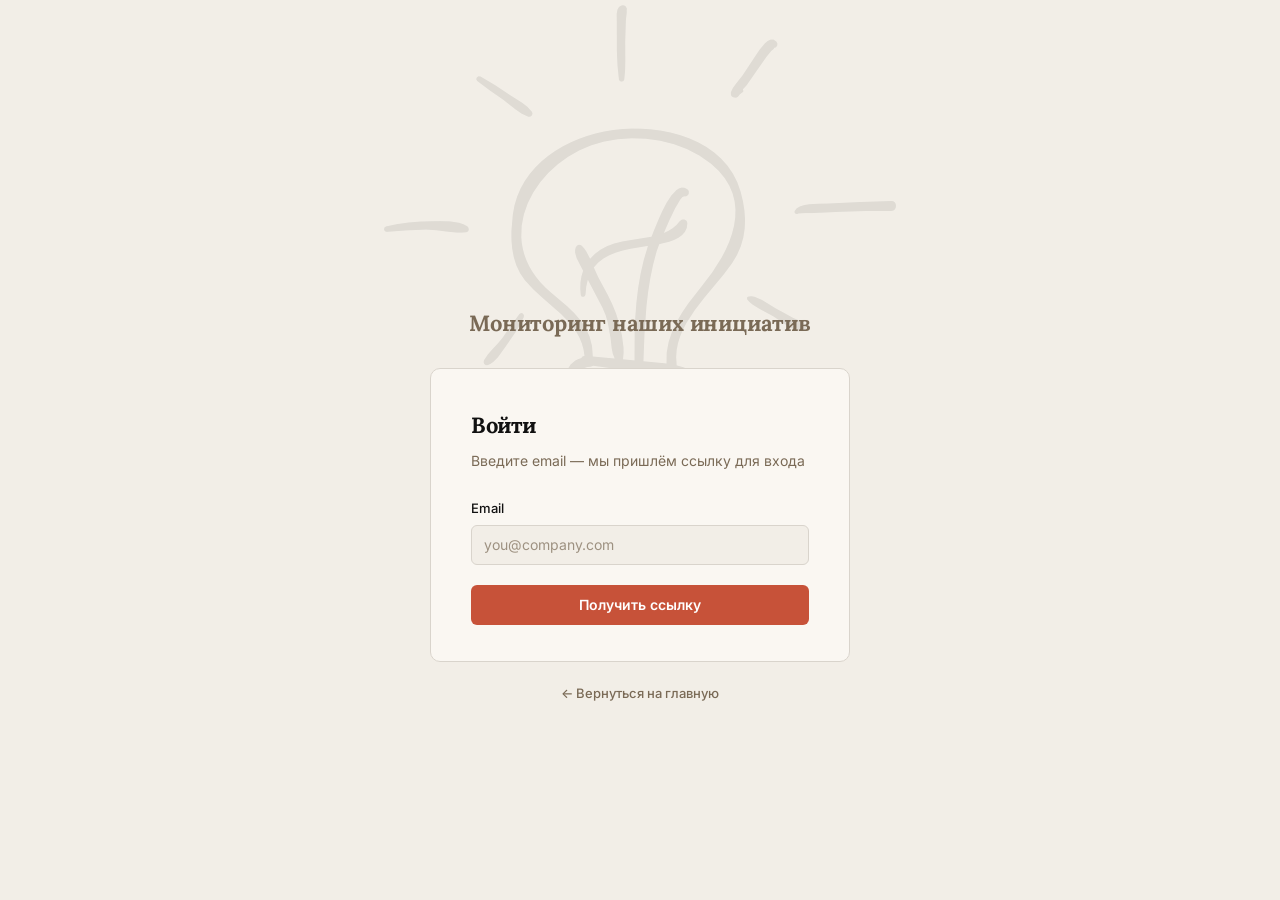
<file: login.html>
<!DOCTYPE html>
<html lang="ru">
<head>
  <meta charset="UTF-8">
  <meta name="viewport" content="width=device-width, initial-scale=1.0">
  <title>Вход — Мониторинг 2026</title>
  <link rel="preconnect" href="https://fonts.googleapis.com">
  <link rel="preconnect" href="https://fonts.gstatic.com" crossorigin>
  <link href="https://fonts.googleapis.com/css2?family=Lora:wght@400;600;700&family=Inter:wght@400;500;600&display=swap" rel="stylesheet">
  <link rel="stylesheet" href="assets/style.css">
  <style>
    :root {
      --an-bg:        #F2EEE7;
      --an-surface:   #FAF7F2;
      --an-text:      #111111;
      --an-muted:     #7A6A56;
      --an-border:    #D9D4CC;
      --an-terracota: #C75239;
      --an-sage:      #7B9F8F;
      --an-radius:    10px;
    }

    body {
      background: var(--an-bg);
      font-family: 'Inter', sans-serif;
      color: var(--an-text);
      min-height: 100vh;
      display: flex;
      align-items: center;
      justify-content: center;
      padding: 24px;
    }

    .login-wrap { width: 100%; max-width: 420px; position: relative; z-index: 1; margin-top: 110px; }

    .bg-bulb {
      position: fixed;
      top: 0;
      left: 50%;
      transform: translateX(-50%);
      width: 512px;
      height: 512px;
      opacity: 0.08;
      pointer-events: none;
      z-index: 0;
    }

    .login-wordmark {
      font-family: 'Lora', serif;
      font-size: 22px;
      font-weight: 700;
      letter-spacing: -0.01em;
      color: var(--an-muted);
      text-align: center;
      margin-bottom: 28px;
    }

    .login-card {
      background: var(--an-surface);
      border: 1px solid var(--an-border);
      border-radius: var(--an-radius);
      padding: 40px 40px 36px;
    }

    .login-title {
      font-family: 'Lora', serif;
      font-size: 22px;
      font-weight: 700;
      letter-spacing: -0.02em;
      color: var(--an-text);
      margin: 0 0 8px;
    }

    .login-subtitle {
      font-size: 14px;
      color: var(--an-muted);
      line-height: 1.55;
      margin: 0 0 28px;
    }

    .login-label {
      display: block;
      font-size: 13px;
      font-weight: 500;
      color: var(--an-text);
      margin-bottom: 6px;
    }

    .login-input {
      width: 100%;
      box-sizing: border-box;
      height: 40px;
      padding: 0 12px;
      font-family: 'Inter', sans-serif;
      font-size: 14px;
      color: var(--an-text);
      background: var(--an-bg);
      border: 1px solid var(--an-border);
      border-radius: 6px;
      outline: none;
      transition: border-color .15s;
    }
    .login-input::placeholder { color: var(--an-muted); opacity: .7; }
    .login-input:focus { border-color: var(--an-terracota); }

    .login-btn {
      display: block;
      width: 100%;
      margin-top: 20px;
      height: 40px;
      font-family: 'Inter', sans-serif;
      font-size: 14px;
      font-weight: 600;
      color: #fff;
      background: var(--an-terracota);
      border: none;
      border-radius: 6px;
      cursor: pointer;
      transition: opacity .15s;
    }
    .login-btn:hover:not(:disabled) { opacity: .88; }
    .login-btn:disabled { opacity: .5; cursor: not-allowed; }

    .login-msg {
      font-family: 'Inter', sans-serif;
      display: none;
    }

    .login-success-text {
      font-size: 16px;
      font-weight: 500;
      line-height: 1.6;
      color: var(--an-text);
      margin: 0 0 6px;
    }
    .login-success-sub {
      font-size: 14px;
      line-height: 1.55;
      color: var(--an-muted);
      margin: 0;
    }

    .login-actions {
      display: flex;
      justify-content: space-between;
      align-items: center;
      margin-top: 28px;
      padding-top: 20px;
      border-top: 1px solid var(--an-border);
    }
    .login-action-link {
      font-family: 'Inter', sans-serif;
      font-size: 13px;
      font-weight: 600;
      color: var(--an-terracota);
      text-decoration: none;
    }
    .login-action-link:hover { opacity: .75; }

    .login-back {
      text-align: center;
      margin-top: 20px;
    }
    .login-back a {
      font-family: 'Inter', sans-serif;
      font-size: 13px;
      font-weight: 500;
      color: var(--an-muted);
      text-decoration: none;
      transition: color .15s;
    }
    .login-back a:hover { color: var(--an-terracota); }
  </style>
</head>
<body>
  <img class="bg-bulb" src="assets/idea.png" alt="">
  <div class="login-wrap">
    <div class="login-wordmark">Мониторинг наших инициатив</div>

    <div class="login-card">
      <div id="login-header">
        <h1 class="login-title">Войти</h1>
        <p class="login-subtitle">Введите email — мы пришлём ссылку для входа</p>
      </div>

      <form id="form">
        <label class="login-label" for="email">Email</label>
        <input class="login-input" id="email" type="email" autocomplete="email"
               placeholder="you@company.com" required>
        <!-- honeypot: реальные пользователи это поле не видят -->
        <input type="text" name="website" tabindex="-1" autocomplete="off"
               style="position:absolute;left:-9999px;width:1px;height:1px;opacity:0"
               aria-hidden="true">
        <button type="submit" class="login-btn" id="btn">Получить ссылку</button>
      </form>

      <p id="msg" class="login-msg"></p>
    </div>

    <div class="login-back">
      <a href="board.html">← Вернуться на главную</a>
    </div>
  </div>

  <script type="module">
    import { apiPost } from './assets/api.js';

    const form = document.getElementById('form');
    const btn  = document.getElementById('btn');
    const msg  = document.getElementById('msg');

    form.addEventListener('submit', async e => {
      e.preventDefault();
      const email = document.getElementById('email').value.trim();
      btn.disabled = true;
      btn.textContent = 'Отправляем…';
      msg.style.display = 'none';

      try {
        const website = document.querySelector('input[name="website"]').value;
        await apiPost('auth.requestLink', { email, website, user_agent: navigator.userAgent });
        form.style.display = 'none';
        document.getElementById('login-header').style.display = 'none';
        document.querySelector('.login-back').style.display = 'none';
        msg.style.display = 'block';
        msg.className = 'login-msg';
        msg.innerHTML = `
          <p class="login-success-text">Письмо уже в пути.</p>
          <p class="login-success-sub">Если ваш email есть в системе — проверьте почту, там будет ссылка для входа.</p>
          <div class="login-actions" style="justify-content:center;">
            <a href="board.html" class="login-action-link">← Вернуться на главную</a>
          </div>`;
      } catch (err) {
        btn.disabled = false;
        btn.textContent = 'Получить ссылку';
        msg.style.display = 'block';
        msg.className = 'login-msg login-msg-error';
        msg.textContent = 'Ошибка соединения. Попробуйте ещё раз.';
      }
    });
  </script>
</body>
</html>
</file>
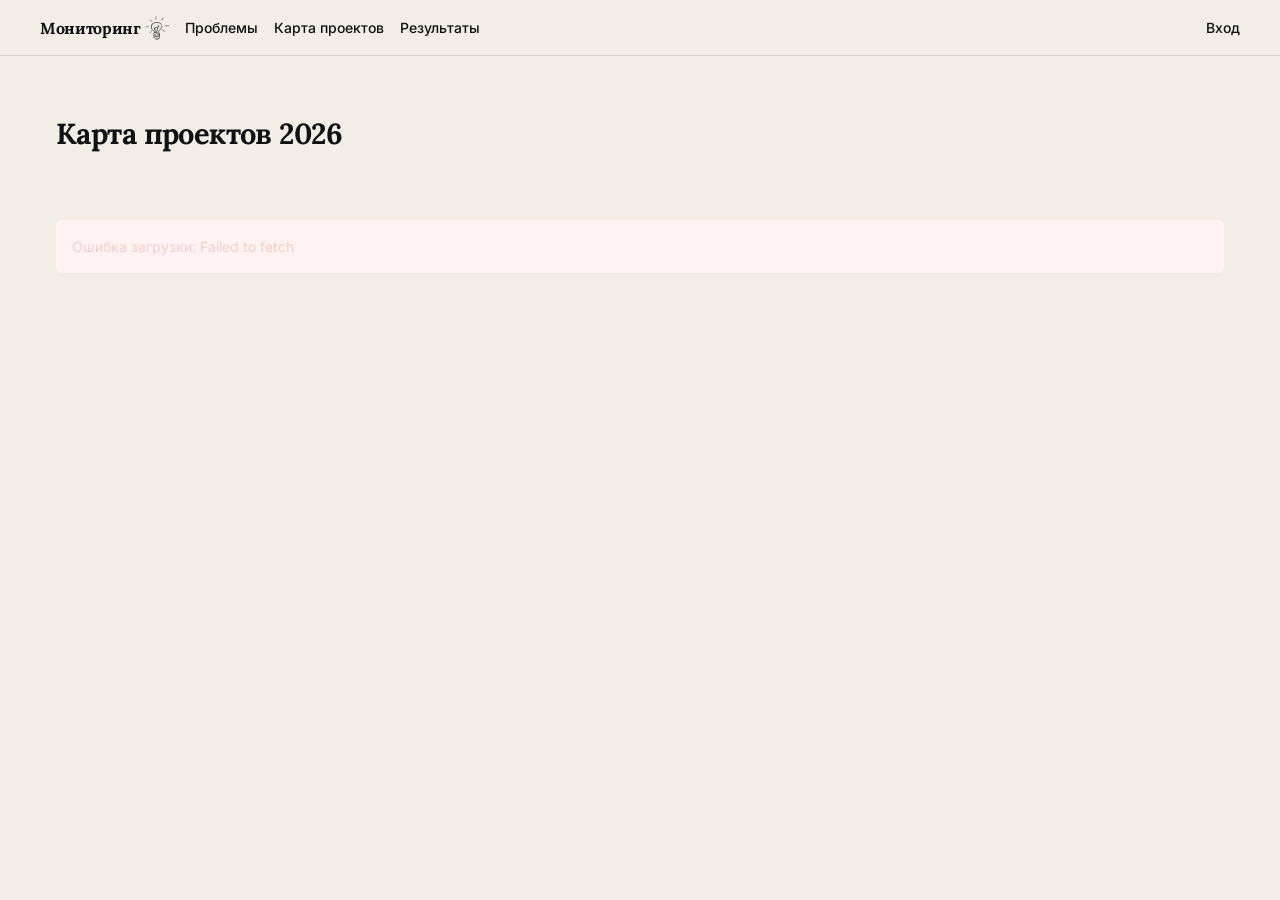
<file: map.html>
<!DOCTYPE html>
<html lang="ru">
<head>
  <meta charset="UTF-8">
  <meta name="viewport" content="width=device-width, initial-scale=1.0">
  <title>Карта проектов 2026 — Мониторинг</title>
  <link rel="preconnect" href="https://fonts.googleapis.com">
  <link rel="preconnect" href="https://fonts.gstatic.com" crossorigin>
  <link href="https://fonts.googleapis.com/css2?family=Lora:wght@400;600;700&family=Inter:wght@400;500;600&display=swap" rel="stylesheet">
  <link rel="stylesheet" href="assets/style.css">
  <style>
    /* ── Anthropic design tokens ── */
    :root {
      --an-bg:        #F2EEE7;
      --an-surface:   #FAF7F2;
      --an-text:      #111111;
      --an-muted:     #7A6A56;
      --an-border:    #D9D4CC;
      --an-terracota: #C75239;
      --an-sage:      #7B9F8F;
      --an-radius:    10px;

      /* Переопределяем цвета gantt-баров (style.css читает эти переменные) */
      --c-not-started: var(--an-border);
      --c-in-progress: rgba(198,145,55,.55);
      --c-done:        #4E7A6C;
      --c-cancelled:   rgba(199,82,57,.22);
      --c-overdue:     rgba(199,82,57,.55);
    }

    body {
      background: var(--an-bg);
      font-family: 'Inter', sans-serif;
      color: var(--an-text);
      min-height: 100vh;
    }

    /* ── Nav override ── */
    .site-nav {
      position: sticky; top: 0; z-index: 50;
      background: var(--an-bg);
      border-bottom: 1px solid var(--an-border);
      box-shadow: none;
      height: 56px; padding: 0 40px;
      font-family: 'Inter', sans-serif;
    }
    .site-nav a { color: var(--an-text); font-size: 14px; font-weight: 500; }
    .site-nav a:hover { color: var(--an-terracota); }
    .site-nav b { font-family: 'Lora', serif; font-size: 16px; font-weight: 700; letter-spacing: -0.02em; }
    .site-nav span { color: var(--an-muted); font-size: 13px; }
    #logout, .site-nav > button.button-secondary {
      font-family: 'Inter', sans-serif; font-size: 14px; font-weight: 500;
      padding: 4px 12px !important;
      background: transparent !important;
      border: 1px solid var(--an-border) !important;
      border-radius: 6px;
      color: var(--an-muted) !important;
      cursor: pointer; transition: border-color .15s, color .15s;
    }
    #logout:hover, .site-nav > button.button-secondary:hover {
      border-color: var(--an-terracota) !important;
      color: var(--an-terracota) !important;
    }
    .nav-vote-slot {
      display: inline-block !important; width: 11px !important; height: 11px !important;
      border-radius: 50% !important; background: var(--an-terracota) !important; font-size: 0 !important;
    }
    .nav-vote-used { background: var(--an-border) !important; opacity: 1 !important; }

    /* ── Status filter chips ── */
    .gantt-counters { gap: 8px; flex-wrap: wrap; margin-bottom: 20px; }
    .gantt-status-btn {
      background: var(--an-surface); border: 1px solid var(--an-border);
      border-radius: 20px; padding: 4px 14px; font-size: 13px;
      font-family: 'Inter', sans-serif; cursor: pointer;
      color: var(--an-muted); transition: opacity .15s;
      box-shadow: none;
    }
    .gantt-status-btn:not(.active) { opacity: 0.45; }
    .gantt-status-btn.active { background: var(--chip-color); color: var(--chip-text, #fff); border-color: transparent; }
    .gantt-status-btn:hover { opacity: 1; }

    /* ── Gantt table ── */
    .gantt-wrap {
      background: var(--an-surface);
      border: 1px solid var(--an-border);
      border-radius: var(--an-radius);
      overflow-x: auto;
    }
    .gantt-table th {
      background: var(--an-bg);
      font-size: 11px; text-transform: uppercase;
      letter-spacing: .06em; color: var(--an-muted);
      border: 1px solid var(--an-border);
    }
    .gantt-table td { border: 1px solid var(--an-border); }
    .gantt-row:hover .gantt-name-td { background: #F5F0E8; }
    .gantt-code-link {
      font-family: 'Inter', sans-serif; font-weight: 600;
      color: var(--an-text); font-size: 13px;
    }
    .gantt-code-link--overdue { color: var(--an-terracota); }
    .gantt-name-text { color: var(--an-muted); }
    .gantt-owner { color: var(--an-muted); }
    .gantt-team-row td { background: var(--an-bg); color: var(--an-muted); border-top: 2px solid var(--an-border); }
    .overdue-icon { vertical-align: middle; margin-left: 4px; flex-shrink: 0; display: inline-block; }

    /* ── an-card (effect summary) ── */
    .an-card {
      background: var(--an-surface);
      border: 1px solid var(--an-border);
      border-radius: var(--an-radius);
    }
  </style>
</head>
<body>
  <script type="module" src="assets/nav.js">/* renderNav() вызывается ниже */</script>

  <!-- Тултип — вне scroll-контейнера, позиционируется JS -->
  <div id="gantt-tip" class="gantt-tooltip-popup"></div>

  <div class="container">
    <div class="page-header" style="padding: 32px 0 20px">
      <h1 style="font-family:'Lora',serif; font-size:29px; font-weight:700;
                 letter-spacing:-0.02em; margin:0; color:var(--an-text)">
        Карта проектов 2026
      </h1>
    </div>

    <!-- Чипы-фильтры (они же счётчики). Кликнуть = включить/выключить статус -->
    <div id="status-chips" class="gantt-counters" style="margin-bottom:20px"></div>

    <!-- Гант -->
    <div id="gantt-container">
      <div class="loading-state"><div class="spinner"></div><span>Загрузка…</span></div>
    </div>

    <!-- Таблица ожидаемого / фактического эффекта (по выборке фильтра) -->
    <div id="effect-table"></div>
  </div>

  <script type="module">
    import { apiGet } from './assets/api.js';
    import { renderNav } from './assets/nav.js';
    renderNav();

    const MONTHS       = ['Янв','Фев','Мар','Апр','Май','Июн','Июл','Авг','Сен','Окт','Ноя','Дек'];
    const STATUS_ORDER = ['Не начат','В работе','Выполнен','Отменён'];
    const STATUS_COLORS = {
      'Не начат': 'var(--an-muted)',
      'В работе': 'rgba(198,145,55,.85)',
      'Выполнен': '#4E7A6C',
      'Отменён':  'rgba(199,82,57,.75)',
    };

    let allProjects   = [];
    // Множество активных статусов. Пустое = все активны.
    let activeStatuses = new Set();

    // ── Утилиты дат ───────────────────────────────────────────────────────────
    function isoToLocal(iso) {
      if (!iso) return null;
      return new Date(new Date(iso).getTime() + 3 * 60 * 60 * 1000);
    }
    function isoToMonth(iso) { const d = isoToLocal(iso); return d ? d.getUTCMonth() : null; }
    function isoToYear(iso)  { const d = isoToLocal(iso); return d ? d.getUTCFullYear() : null; }

    const _now      = isoToLocal(new Date().toISOString());
    const CUR_YEAR  = _now.getUTCFullYear();
    const CUR_MONTH = _now.getUTCMonth();

    // ── Утилиты форматирования ────────────────────────────────────────────────
    function fmtNum(n) {
      if (n === null || n === undefined || n === '') return '—';
      return Number(n).toLocaleString('ru-RU');
    }
    function esc(s) {
      return String(s ?? '').replace(/&/g,'&amp;').replace(/</g,'&lt;').replace(/>/g,'&gt;').replace(/"/g,'&quot;');
    }

    // ── Загрузка ──────────────────────────────────────────────────────────────
    async function load() {
      try {
        const res = await apiGet('projects.list');
        if (!res.ok) throw new Error(res.error || 'ошибка API');
        allProjects = res.data;
        // Инициализируем фильтр — все статусы активны
        const statuses = [...new Set(allProjects.map(p => p.status).filter(Boolean))];
        statuses.forEach(s => activeStatuses.add(s));
        render();
      } catch (err) {
        document.getElementById('gantt-container').innerHTML =
          `<p class="error">Ошибка загрузки: ${esc(err.message)}</p>`;
      }
    }

    function filtered() {
      return allProjects.filter(p => activeStatuses.has(p.status));
    }

    // ── Чипы-фильтры ─────────────────────────────────────────────────────────
    function renderStatusChips(visibleCount) {
      const bySt = {};
      STATUS_ORDER.forEach(s => (bySt[s] = 0));
      for (const p of allProjects) {
        if (bySt[p.status] !== undefined) bySt[p.status]++;
      }

      const chips = STATUS_ORDER
        .filter(s => bySt[s] > 0)
        .map(s => {
          const on = activeStatuses.has(s);
          const chipStyle = s === 'Не начат'
            ? '--chip-color:var(--an-border); --chip-text:var(--an-muted)'
            : `--chip-color:${STATUS_COLORS[s]}`;
          return `<button class="gantt-status-btn${on ? ' active' : ''}"
            data-status="${esc(s)}"
            style="${chipStyle}"
            title="${on ? 'Кликнуть — скрыть' : 'Кликнуть — показать'}">
            ${esc(s)}: <strong>${bySt[s]}</strong>
          </button>`;
        }).join('');

      const showingAll = activeStatuses.size === allProjects.length ||
        STATUS_ORDER.filter(s => bySt[s] > 0).every(s => activeStatuses.has(s));

      document.getElementById('status-chips').innerHTML = `
        <span style="font-size:13px; color:var(--an-muted); font-family:'Inter',sans-serif; align-self:center">
          Показано: <strong style="color:var(--an-text)">${visibleCount}</strong> из ${allProjects.length}
        </span>
        ${chips}`;

      document.querySelectorAll('.gantt-status-btn').forEach(btn => {
        btn.addEventListener('click', () => {
          const s = btn.dataset.status;
          if (activeStatuses.has(s)) {
            // Не даём скрыть последний активный статус
            if (activeStatuses.size > 1) activeStatuses.delete(s);
          } else {
            activeStatuses.add(s);
          }
          render();
        });
      });
    }

    // ── Итоги эффекта (по filtered) ───────────────────────────────────────────
    function renderEffectTable(rows) {
      const expHours = rows.reduce((s, p) => s + (Number(p.hoursSaved) || 0), 0);
      const expRub   = rows.reduce((s, p) => s + (Number(p.effect)     || 0), 0);

      const isFiltered = rows.length < allProjects.length;
      const title = isFiltered
        ? `Ожидаемый эффект по выборке (${rows.length} из ${allProjects.length})`
        : 'Ожидаемый эффект';

      document.getElementById('effect-table').innerHTML = `
        <div class="an-card" style="margin-top:16px; padding:14px 20px;
          display:flex; align-items:center; gap:32px; flex-wrap:wrap">
          <span style="font-size:13px; color:var(--an-muted); font-weight:500; font-family:'Inter',sans-serif">
            ${esc(title)}
          </span>
          <span style="font-size:14px; font-family:'Inter',sans-serif">
            ⏱ экономия времени: <strong>${expHours ? fmtNum(expHours) + '&nbsp;час./год' : '—'}</strong>
          </span>
          <span style="font-size:14px; font-family:'Inter',sans-serif; display:inline-flex; align-items:center; gap:0">
            ${MONEY_SVG} экономия средств: <strong style="margin-left:4px">${expRub ? fmtNum(Math.round(expRub)) + '&nbsp;руб.' : '—'}</strong>
          </span>
        </div>`;
    }

    const MONEY_SVG = `<span style="display:inline-block; filter:grayscale(1); margin-right:3px; font-size:13px; vertical-align:middle; line-height:1">💲</span>`;

    const OVERDUE_SVG = `<svg class="overdue-icon" width="13" height="13" viewBox="0 0 13 13" fill="none" xmlns="http://www.w3.org/2000/svg">
  <path d="M6.5 2L11.5 11H1.5L6.5 2Z" stroke="var(--an-terracota)" stroke-width="1.5" stroke-linejoin="round"/>
  <line x1="6.5" y1="5.5" x2="6.5" y2="7.5" stroke="var(--an-terracota)" stroke-width="1.5" stroke-linecap="round"/>
  <circle cx="6.5" cy="9.2" r=".6" fill="var(--an-terracota)"/>
</svg>`;

    // ── Рендер Ганта ──────────────────────────────────────────────────────────
    function render() {
      const rows = filtered();

      renderStatusChips(rows.length);
      renderEffectTable(rows);

      const container = document.getElementById('gantt-container');
      if (!rows.length) {
        container.innerHTML = '<p class="empty">Нет проектов по выбранному фильтру</p>';
        return;
      }

      // Хронологическая сортировка
      rows.sort((a, b) => new Date(a.startMonth) - new Date(b.startMonth));

      const thead = `<thead><tr>
        <th class="gantt-name-th">Проект</th>
        ${MONTHS.map(m => `<th class="gantt-month-th">${m}</th>`).join('')}
      </tr></thead>`;

      const tbodyRows = rows.map(p => {
        const sm = isoToMonth(p.startMonth) ?? 0;
        const em = isoToMonth(p.endMonth)   ?? 0;
        const sy = isoToYear(p.startMonth)  ?? 2026;
        const ey = isoToYear(p.endMonth)    ?? 2026;

        const start = sy < 2026 ? 0  : sy > 2026 ? 13 : sm;
        const end   = ey > 2026 ? 11 : ey < 2026 ? -1 : em;

        const overdueStart = p.status === 'Не начат' &&
          (sy < CUR_YEAR || (sy === CUR_YEAR && sm < CUR_MONTH));
        const overdueEnd = p.status !== 'Выполнен' && p.status !== 'Отменён' &&
          (ey < CUR_YEAR || (ey === CUR_YEAR && em < CUR_MONTH));
        const overdue = overdueStart || overdueEnd;

        const cells = MONTHS.map((_, i) => i >= start && i <= end
          ? `<td class="gantt-bar-cell" data-status="${esc(p.status)}"${overdue ? ' data-overdue="true"' : ''}></td>`
          : `<td class="gantt-empty-cell"></td>`
        ).join('');

        // Показываем владельца: имя (после нового деплоя) или email как запасной вариант
        const ownerLabel = p.owner || (p.ownerEmail ? p.ownerEmail.split('@')[0] : '');

        return `<tr class="gantt-row" data-code="${esc(p.code)}">
          <td class="gantt-name-td">
            <a class="gantt-code-link${overdue ? ' gantt-code-link--overdue' : ''}" href="project.html?code=${encodeURIComponent(p.code)}">${esc(p.code)}${overdue ? OVERDUE_SVG : ''}</a>
            <span class="gantt-name-text">${esc(p.name)}</span>
            <div class="gantt-row-meta">
              <span class="badge" data-status="${esc(p.status)}">${esc(p.status)}</span>
              ${ownerLabel ? `<span class="gantt-owner">👤 ${esc(ownerLabel)}</span>` : ''}
            </div>
          </td>
          ${cells}
        </tr>`;
      }).join('');

      container.innerHTML = `
        <div class="gantt-wrap">
          <table class="gantt-table">
            ${thead}
            <tbody>${tbodyRows}</tbody>
          </table>
        </div>`;

      attachTooltips();
    }

    // ── Тултипы ───────────────────────────────────────────────────────────────
    const tip = document.getElementById('gantt-tip');

    function buildTipHtml(p) {
      const lines = [];
      if (p.hoursSaved)    lines.push(`⏱ Экономия времени: ${fmtNum(p.hoursSaved)} ч/год`);
      if (p.effect)        lines.push(`💰 Ожидаемый эффект: ${fmtNum(p.effect)} руб.`);
      if (p.budget)        lines.push(`💸 Бюджет проекта: ${fmtNum(p.budget)} руб.`);
      if (p.roi)           lines.push(`📊 ROI: ${Math.round(p.roi * 100)}%`);
      if (p.paybackMonths) lines.push(`🗓 Окупаемость: ${Number(p.paybackMonths).toFixed(1)} мес.`);
      if (!lines.length)   lines.push('Экономика не заполнена');
      return lines.map(l => `<div>${esc(l)}</div>`).join('');
    }

    function moveTip(e) {
      const x = e.clientX + 16;
      const y = e.clientY + 16;
      tip.style.left = Math.min(x, window.innerWidth  - tip.offsetWidth  - 8) + 'px';
      tip.style.top  = Math.min(y, window.innerHeight - tip.offsetHeight - 8) + 'px';
    }

    function attachTooltips() {
      document.querySelectorAll('.gantt-row').forEach(row => {
        const p = allProjects.find(pr => pr.code === row.dataset.code);
        if (!p) return;
        row.addEventListener('mouseenter', e => {
          tip.innerHTML = buildTipHtml(p);
          tip.style.display = 'block';
          moveTip(e);
        });
        row.addEventListener('mousemove', moveTip);
        row.addEventListener('mouseleave', () => { tip.style.display = 'none'; });
      });
    }

    load();

  </script>
</body>
</html>
</file>
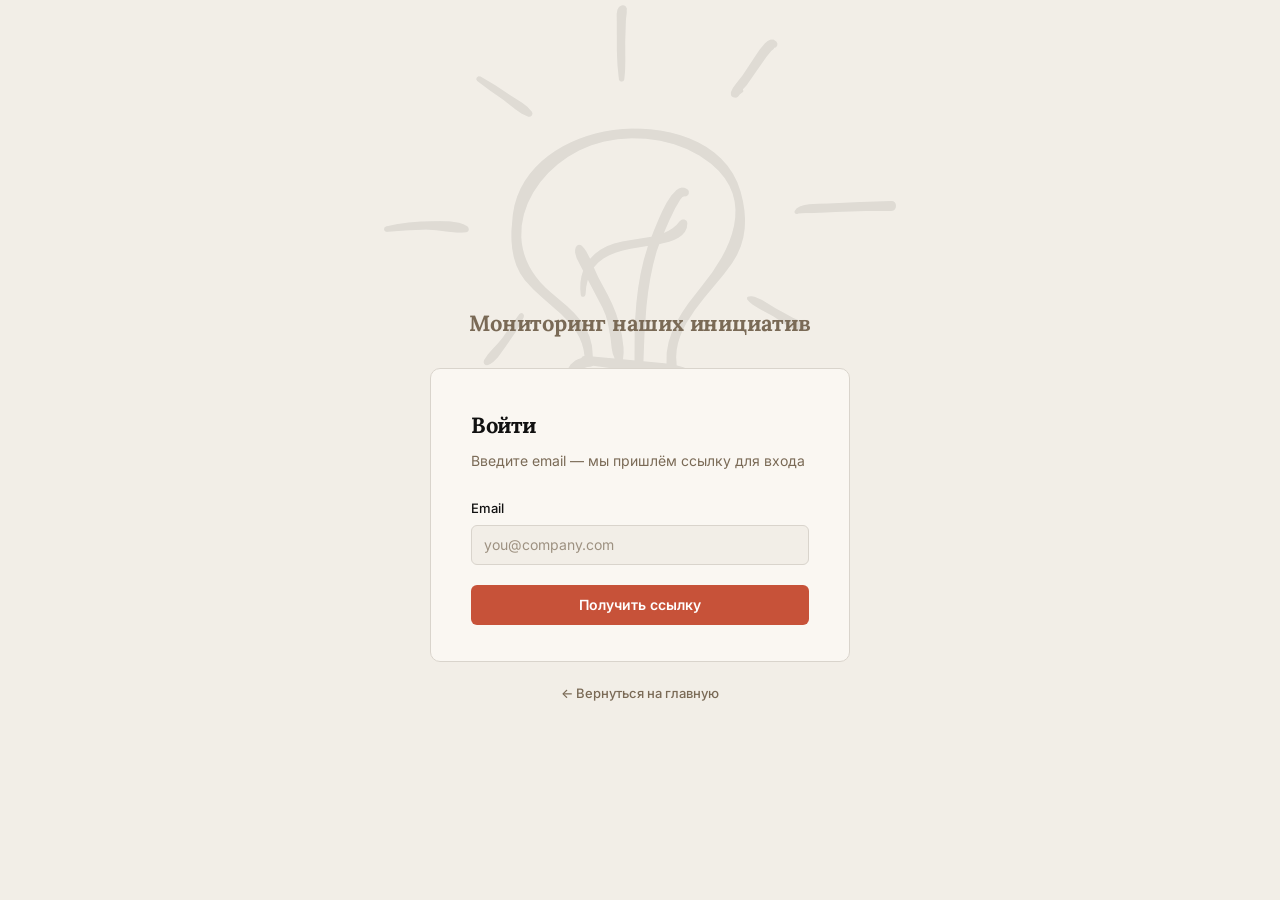
<file: new-project.html>
<!DOCTYPE html>
<html lang="ru">
<head>
  <meta charset="UTF-8">
  <meta name="viewport" content="width=device-width, initial-scale=1.0">
  <title>Создать проект — Мониторинг 2026</title>
  <link rel="preconnect" href="https://fonts.googleapis.com">
  <link rel="preconnect" href="https://fonts.gstatic.com" crossorigin>
  <link href="https://fonts.googleapis.com/css2?family=Lora:wght@400;600;700&family=Inter:wght@400;500;600&display=swap" rel="stylesheet">
  <link rel="stylesheet" href="assets/style.css">
  <style>
    :root {
      --an-bg:#F2EEE7; --an-surface:#FAF7F2; --an-text:#111111;
      --an-muted:#7A6A56; --an-border:#D9D4CC;
      --an-terracota:#C75239; --an-sage:#7B9F8F; --an-radius:10px;
    }
    body { background:var(--an-bg); font-family:'Inter',sans-serif; color:var(--an-text); min-height:100vh; }

    .bg-bulb { position:fixed;top:0;left:50%;transform:translateX(-50%);width:512px;height:512px;opacity:.08;pointer-events:none;z-index:0; }

    /* Nav */
    .site-nav { position:sticky;top:0;z-index:50;background:var(--an-bg);border-bottom:1px solid var(--an-border);box-shadow:none;height:56px;padding:0 40px;font-family:'Inter',sans-serif; }
    .site-nav a { color:var(--an-text);font-size:14px;font-weight:500; }
    .site-nav a:hover { color:var(--an-terracota); }
    .site-nav b { font-family:'Lora',serif;font-size:16px;font-weight:700;letter-spacing:-.02em; }
    .site-nav span { color:var(--an-muted);font-size:13px; }
    #logout, .site-nav > button.button-secondary { font-family:'Inter',sans-serif;font-size:14px;font-weight:500;padding:4px 12px!important;background:transparent!important;border:1px solid var(--an-border)!important;border-radius:6px;color:var(--an-muted)!important;cursor:pointer;transition:border-color .15s,color .15s; }
    #logout:hover, .site-nav > button.button-secondary:hover { border-color:var(--an-terracota)!important;color:var(--an-terracota)!important; }
    .nav-votes { display:flex;align-items:center;gap:5px;margin-right:4px; }
    .nav-votes-label { display:none; }
    .nav-vote-slot { display:inline-block!important;width:11px!important;height:11px!important;border-radius:50%!important;background:var(--an-terracota)!important;font-size:0!important; }
    .nav-vote-used { background:var(--an-border)!important;opacity:1!important; }

    /* Container */
    .container { max-width:800px;margin:0 auto;padding:32px 40px;position:relative;z-index:1; }

    /* Back link */
    .back-link { display:inline-block;font-size:13px;color:var(--an-muted);text-decoration:none;margin-bottom:20px;transition:color .15s; }
    .back-link:hover { color:var(--an-terracota); }

    /* Page header */
    .page-header { display:block;margin-bottom:28px; }
    .page-header h1 { display:block;font-family:'Lora',serif;font-size:27px;font-weight:700;letter-spacing:-.02em;line-height:1.2;margin-bottom:8px; }
    .problem-ref { display:block;font-size:16px;color:var(--an-muted);margin:0; }

    /* Form */
    .new-project-form { max-width:600px; }
    .form-field { margin-bottom:20px; }
    .form-field label, .form-field > span.field-label {
      display:block;font-size:12px;font-weight:600;text-transform:uppercase;
      letter-spacing:.06em;color:var(--an-muted);margin-bottom:7px;
    }
    .form-field input[type=text],
    .form-field input[type=email],
    .form-field select {
      display:block;width:100%;box-sizing:border-box;
      background:var(--an-surface);border:1px solid var(--an-border);
      border-radius:6px;height:38px;padding:0 10px;
      font-family:'Inter',sans-serif;font-size:14px;color:var(--an-text);
      transition:border-color .15s;
    }
    .form-field select { padding:7px 8px; }
    .form-field input[type=text]:focus,
    .form-field input[type=email]:focus,
    .form-field select:focus { outline:none;border-color:var(--an-text); }
    .form-field input[readonly] {
      background:var(--an-bg);color:var(--an-muted);cursor:default;
    }
    .form-field input[readonly]:focus { border-color:var(--an-border); }

    /* Radio group */
    .radio-group { display:flex;flex-direction:column;gap:10px;margin-top:2px; }
    .radio-group label {
      display:flex;align-items:baseline;gap:10px;
      cursor:pointer;font-size:14px;font-weight:400;
      text-transform:none;letter-spacing:0;color:var(--an-text);
    }
    .radio-group input[type=radio] { margin:0;flex-shrink:0;cursor:pointer; }
    .radio-label-main { font-weight:600;color:var(--an-text); }
    .radio-label-hint { font-size:13px;color:var(--an-muted); }

    /* Buttons */
    .form-actions { display:flex;gap:12px;margin-top:28px;align-items:center; }
    .button-primary {
      background:var(--an-terracota);color:#fff;border:none;
      font-family:'Inter',sans-serif;font-size:14px;font-weight:600;
      height:38px;padding:0 20px;border-radius:6px;cursor:pointer;
      transition:opacity .15s;text-decoration:none;display:inline-flex;align-items:center;
    }
    .button-primary:hover { background:var(--an-terracota);opacity:.82;color:#fff; }
    .button-primary:disabled { opacity:.55;cursor:not-allowed; }
    .button-secondary {
      background:transparent;border:1px solid var(--an-border);color:var(--an-muted);
      font-family:'Inter',sans-serif;font-size:14px;font-weight:500;
      height:38px;padding:0 20px;border-radius:6px;cursor:pointer;
      transition:border-color .15s,color .15s;text-decoration:none;display:inline-flex;align-items:center;
    }
    .button-secondary:hover { background:transparent;border-color:var(--an-text);color:var(--an-text); }

    /* Spinner inside button */
    .btn-spinner {
      display:inline-block;width:14px;height:14px;margin-right:8px;
      border:2px solid rgba(255,255,255,.4);border-top-color:#fff;
      border-radius:50%;animation:btn-spin .7s linear infinite;vertical-align:middle;
    }
    @keyframes btn-spin { to { transform:rotate(360deg); } }

    /* Error */
    .form-error { color:var(--an-terracota);font-size:14px;margin-top:12px; }

    /* Loading / error states */
    .loading-state { display:flex;align-items:center;gap:10px;color:var(--an-muted);font-size:14px;padding:40px 0; }
    .error { color:var(--an-terracota);font-size:14px;padding:40px 0; }
  </style>
</head>
<body>
  <img class="bg-bulb" src="assets/idea.png" alt="">
  <div class="container">
    <div id="page-content">
      <div class="loading-state"><div class="spinner"></div><span>Загрузка…</span></div>
    </div>
  </div>

  <script type="module">
    import { apiGet, apiPost, getSession } from './assets/api.js';
    import { renderNav } from './assets/nav.js';
    renderNav();

    const params  = new URLSearchParams(location.search);
    const problem = parseInt(params.get('problem'), 10);
    const content = document.getElementById('page-content');
    const session = getSession();

    function esc(s) {
      return String(s ?? '').replace(/&/g,'&amp;').replace(/</g,'&lt;').replace(/>/g,'&gt;').replace(/"/g,'&quot;');
    }

    function fmtNum(n) {
      return Number(n).toLocaleString('ru-RU');
    }

    if (!session || session.role !== 'coordinator') {
      const next = encodeURIComponent(location.pathname.replace(/^.*\//, '') + location.search);
      location.href = 'login.html?next=' + next;
    } else if (!problem) {
      content.innerHTML = '<p class="error">Не указана проблема (?problem=...).</p>';
    } else {
      init();
    }

    async function init() {
      try {
        const [dropRes, probRes] = await Promise.all([
          apiGet('meta.dropdowns'),
          apiGet('problems.get', { row: problem }),
        ]);

        if (!dropRes.ok) throw new Error(dropRes.error || 'Ошибка загрузки справочников');
        const { months, types = [], users = [] } = dropRes.data;

        const probTitle = probRes.ok
          ? (probRes.data['3. Название действия, операции или процесса (кратко, 5-7 слов)'] || '')
          : '';

        const userOptions  = users.map(u =>
          `<option value="${esc(u.name)}" data-email="${esc(u.email)}">${esc(u.name)}</option>`
        ).join('');
        const monthOptions = months.map(m => `<option value="${esc(m)}">${esc(m)}</option>`).join('');

        const TYPE_LABEL = { S: 'S — малый', M: 'M — средний', L: 'L — крупный' };
        const typeRadios = types.map(t => `
          <label>
            <input type="radio" name="type" value="${esc(t.type)}">
            <span class="radio-label-main">${esc(TYPE_LABEL[t.type] || t.type)}</span>
            <span class="radio-label-hint">~${t.months} мес · ~${fmtNum(t.budget)} руб.</span>
          </label>`).join('');

        content.innerHTML = `
          <a href="problem.html?row=${problem}" class="back-link">← Назад к проблеме</a>
          <div class="page-header">
            <h1>Создать проект</h1>
            <p class="problem-ref">Проблема: ${esc(probTitle || '#' + problem)}</p>
          </div>

          <div class="new-project-form">
            <div class="form-field">
              <label for="f-name">Название проекта *</label>
              <input id="f-name" type="text" maxlength="200" placeholder="Краткое название проекта">
            </div>

            <div class="form-field">
              <label for="f-owner-name">Владелец: ФИО *</label>
              <select id="f-owner-name">
                <option value="" data-email="">— выберите —</option>
                ${userOptions}
              </select>
            </div>

            <div class="form-field">
              <label for="f-owner-email">Владелец: email</label>
              <input id="f-owner-email" type="email" readonly placeholder="подтянется автоматически">
            </div>

            <div class="form-field">
              <span class="field-label">Тип проекта *</span>
              <div class="radio-group">${typeRadios}</div>
            </div>

            <div class="form-field">
              <label for="f-start">Месяц старта *</label>
              <select id="f-start">
                <option value="">— выберите —</option>
                ${monthOptions}
              </select>
            </div>

            <div class="form-actions">
              <button id="btn-submit" class="button-primary">Создать проект</button>
              <a href="problem.html?row=${problem}" class="button-secondary">Отмена</a>
            </div>
            <p id="form-error" class="form-error" style="display:none"></p>
          </div>`;

        document.getElementById('f-owner-name').addEventListener('change', function () {
          const opt = this.options[this.selectedIndex];
          document.getElementById('f-owner-email').value = opt.dataset.email || '';
        });

        document.getElementById('btn-submit').addEventListener('click', submit);
      } catch (err) {
        content.innerHTML = `<p class="error">Ошибка: ${esc(err.message)}</p>`;
      }
    }

    let submitting = false;

    async function submit() {
      if (submitting) return;
      const name       = document.getElementById('f-name').value.trim();
      const ownerName  = document.getElementById('f-owner-name').value;
      const ownerEmail = document.getElementById('f-owner-email').value.trim().toLowerCase();
      const typeEl     = document.querySelector('input[name=type]:checked');
      const type       = typeEl ? typeEl.value : '';
      const startMonth = document.getElementById('f-start').value;

      const errEl = document.getElementById('form-error');

      if (!name || !ownerName || !ownerEmail || !type || !startMonth) {
        errEl.textContent = !ownerName
          ? 'Выберите владельца проекта из списка.'
          : 'Заполните все обязательные поля.';
        errEl.style.display = '';
        return;
      }

      const btn = document.getElementById('btn-submit');
      submitting = true;
      btn.disabled = true;
      btn.innerHTML = '<span class="btn-spinner"></span>Создаём проект…';
      errEl.style.display = 'none';

      try {
        const res = await apiPost('projects.create', {
          problemRow: problem,
          name,
          ownerName,
          ownerEmail,
          type,
          startMonth,
        });
        if (!res.ok) {
          const MSG = {
            unauthorized:            'Сессия истекла — войдите заново и повторите.',
            forbidden:               'Недостаточно прав для создания проекта.',
            missing_or_invalid_params: 'Проверьте правильность заполнения всех полей.',
            template_not_found:      'Ошибка конфигурации: шаблон карточки не найден.',
          };
          throw new Error(MSG[res.error] || res.error || 'Ошибка сервера');
        }
        location.href = 'project.html?code=' + encodeURIComponent(res.data.code) + '&welcome=1';
      } catch (err) {
        submitting = false;
        btn.disabled = false;
        btn.textContent = 'Создать проект';
        errEl.textContent = err.message;
        errEl.style.display = '';
      }
    }
  </script>
</body>
</html>
</file>
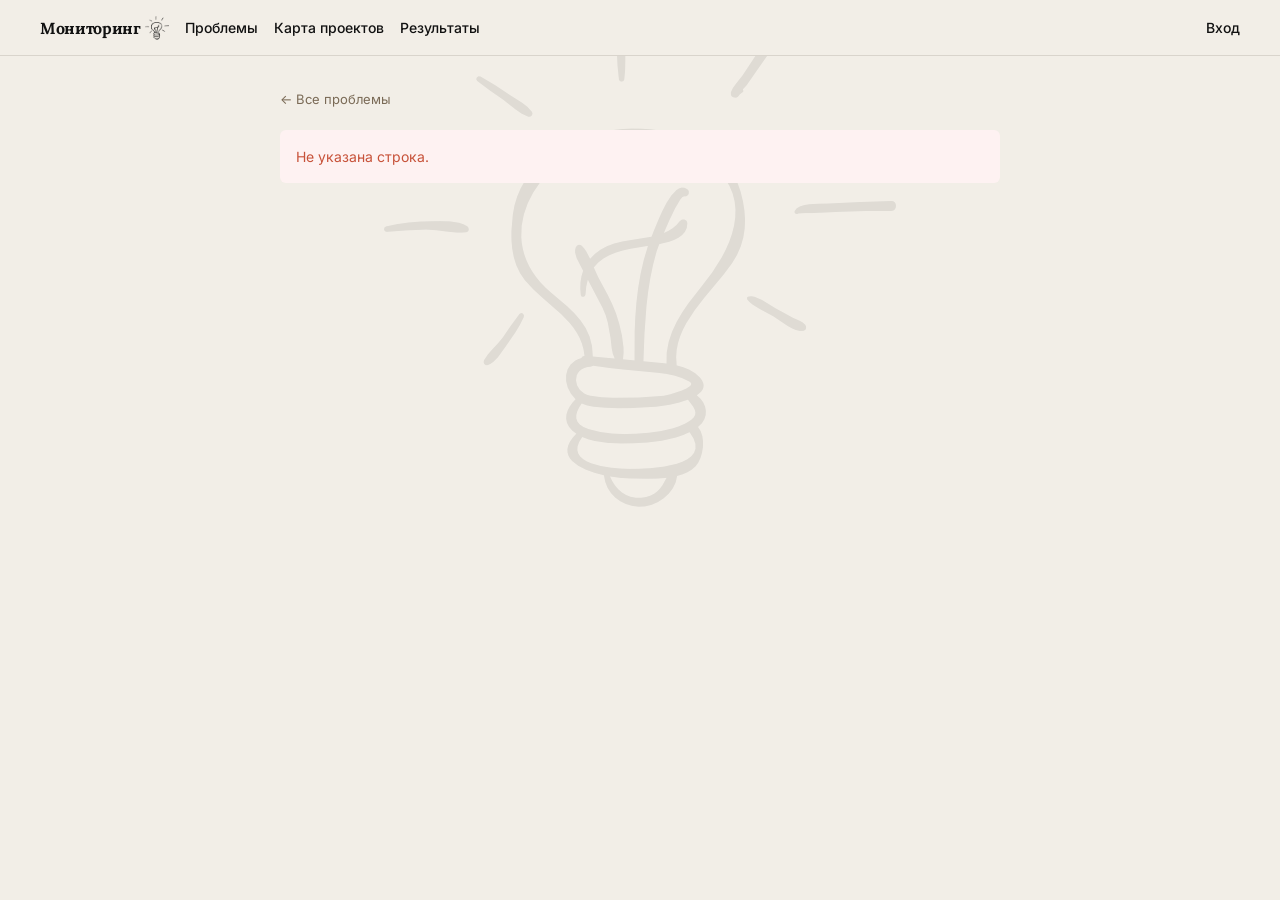
<file: problem.html>
<!DOCTYPE html>
<html lang="ru">
<head>
  <meta charset="UTF-8">
  <meta name="viewport" content="width=device-width, initial-scale=1.0">
  <title>Проблема — Мониторинг 2026</title>
  <link rel="preconnect" href="https://fonts.googleapis.com">
  <link rel="preconnect" href="https://fonts.gstatic.com" crossorigin>
  <link href="https://fonts.googleapis.com/css2?family=Lora:wght@400;600;700&family=Inter:wght@400;500;600&display=swap" rel="stylesheet">
  <link rel="stylesheet" href="assets/style.css">
  <style>
    :root {
      --an-bg:#F2EEE7; --an-surface:#FAF7F2; --an-text:#111111;
      --an-muted:#7A6A56; --an-border:#D9D4CC;
      --an-terracota:#C75239; --an-sage:#7B9F8F; --an-radius:10px;
    }
    body { background:var(--an-bg); font-family:'Inter',sans-serif; color:var(--an-text); min-height:100vh; }

    .bg-bulb { position:fixed;top:0;left:50%;transform:translateX(-50%);width:512px;height:512px;opacity:.08;pointer-events:none;z-index:0; }

    /* Nav */
    .site-nav { position:sticky;top:0;z-index:50;background:var(--an-bg);border-bottom:1px solid var(--an-border);box-shadow:none;height:56px;padding:0 40px;font-family:'Inter',sans-serif; }
    .site-nav a { color:var(--an-text);font-size:14px;font-weight:500; }
    .site-nav a:hover { color:var(--an-terracota); }
    .site-nav b { font-family:'Lora',serif;font-size:16px;font-weight:700;letter-spacing:-.02em; }
    .site-nav span { color:var(--an-muted);font-size:13px; }
    #logout, .site-nav > button.button-secondary { font-family:'Inter',sans-serif;font-size:14px;font-weight:500;padding:4px 12px!important;background:transparent!important;border:1px solid var(--an-border)!important;border-radius:6px;color:var(--an-muted)!important;cursor:pointer;transition:border-color .15s,color .15s; }
    #logout:hover, .site-nav > button.button-secondary:hover { border-color:var(--an-terracota)!important;color:var(--an-terracota)!important; }
    .nav-votes { display:flex;align-items:center;gap:5px;margin-right:4px; }
    .nav-votes-label { display:none; }
    .nav-vote-slot { display:inline-block!important;width:11px!important;height:11px!important;border-radius:50%!important;background:var(--an-terracota)!important;font-size:0!important; }
    .nav-vote-used { background:var(--an-border)!important;opacity:1!important; }

    /* Container */
    .container { max-width:800px;margin:0 auto;padding:32px 40px;position:relative;z-index:1; }

    /* Back link */
    .back-link { display:inline-block;font-size:13px;color:var(--an-muted);text-decoration:none;margin-bottom:20px;transition:color .15s; }
    .back-link:hover { color:var(--an-terracota); }

    /* Hero */
    .card-header { margin-bottom:28px; }
    .card-header h1 { font-family:'Lora',serif;font-size:27px;font-weight:700;letter-spacing:-.02em;line-height:1.2;margin-bottom:14px; }
    .card-header-meta { display:flex;align-items:center;gap:12px;flex-wrap:wrap; }
    .vote-count { font-size:15px;color:var(--an-muted); }
    .vote-btn { height:32px;padding:0 14px;font-family:'Inter',sans-serif;font-size:13px;font-weight:500;background:transparent;border:1px solid var(--an-border);border-radius:6px;color:var(--an-muted);cursor:pointer;transition:border-color .15s,color .15s; }
    .vote-btn:hover:not(:disabled) { border-color:var(--an-terracota);color:var(--an-terracota); }
    .vote-btn--active { border-color:var(--an-terracota)!important;color:var(--an-terracota)!important; }
    .vote-btn--disabled { opacity:.4;cursor:not-allowed; }

    /* Badges */
    .badge { display:inline-block;padding:3px 10px;border-radius:12px;font-size:12px;font-weight:500;white-space:nowrap; }
    .badge[data-status="Парковка"], .badge[data-status="Не начат"] { background:var(--an-border);color:var(--an-muted); }
    .badge[data-status="В работе"] { background:rgba(198,145,55,.18);color:#8B6014; }
    .badge[data-status="Выполнен"], .badge[data-status="ОК"] { background:#4E7A6C;color:#fff; }
    .badge[data-status="Отменён"], .badge[data-status="Отменена"] { background:rgba(199,82,57,.12);color:#C75239; }
    .badge[data-status="Просрочен"] { background:#C75239;color:#fff; }

    /* Sections */
    .detail-section { margin-bottom:24px;padding-bottom:24px;border-bottom:1px solid var(--an-border); }
    .detail-section:last-of-type { border-bottom:none; }
    .detail-section h2 { font-family:'Inter',sans-serif;font-size:11px;font-weight:600;text-transform:uppercase;letter-spacing:.08em;color:var(--an-muted);margin-bottom:14px; }

    /* Fields */
    .detail-field { display:flex;gap:12px;padding:8px 0;border-bottom:1px solid var(--an-border); }
    .detail-field:last-child { border-bottom:none; }
    .detail-field--block { display:block;padding:8px 0;border-bottom:1px solid var(--an-border); }
    .detail-label { font-size:12px;color:var(--an-muted);flex-shrink:0;width:220px;padding-top:1px; }
    .detail-field span:last-child { font-size:13px;color:var(--an-text);line-height:1.5; }

    /* Steps */
    .steps-wrap { margin-top:10px; }
    .steps-list { padding-left:20px; }
    .steps-list li { font-size:13px;line-height:1.6;margin-bottom:4px;color:var(--an-text); }
    details > summary { cursor:pointer;font-size:12px;font-weight:600;text-transform:uppercase;letter-spacing:.08em;color:var(--an-muted);list-style:none;display:flex;align-items:center;gap:6px; }
    details > summary::before { content:'▶';font-size:9px;transition:transform .2s; }
    details[open] > summary::before { transform:rotate(90deg); }

    /* Actions */
    .actions { display:flex;gap:12px;flex-wrap:wrap;margin-top:28px;padding-top:24px;border-top:1px solid var(--an-border); }
    .button-primary { display:inline-flex;align-items:center;height:38px;padding:0 18px;font-family:'Inter',sans-serif;font-size:14px;font-weight:600;color:#fff;background:var(--an-terracota);border:none;border-radius:6px;cursor:pointer;text-decoration:none;transition:opacity .15s; }
    .button-primary:hover { background:var(--an-terracota);opacity:.82;color:#fff; }
    .button-secondary { display:inline-flex;align-items:center;height:38px;padding:0 18px;font-family:'Inter',sans-serif;font-size:14px;font-weight:500;color:var(--an-muted);background:transparent;border:1px solid var(--an-border);border-radius:6px;cursor:pointer;text-decoration:none;transition:border-color .15s,color .15s; }
    .button-secondary:hover { background:transparent;border-color:var(--an-text);color:var(--an-text); }
    .button-danger { display:inline-flex;align-items:center;height:38px;padding:0 18px;font-family:'Inter',sans-serif;font-size:14px;font-weight:500;color:var(--an-muted);background:transparent;border:1px solid var(--an-border);border-radius:6px;cursor:pointer;transition:border-color .15s,color .15s; }
    .button-danger:hover { background:transparent;border-color:var(--an-terracota);color:var(--an-terracota); }

    /* Modal */
    .modal-overlay { position:fixed;inset:0;background:rgba(0,0,0,.35);display:flex;align-items:center;justify-content:center;z-index:100; }
    .modal { background:var(--an-surface);border:1px solid var(--an-border);border-radius:var(--an-radius);padding:32px;max-width:440px;width:100%; }
    .modal h2 { font-family:'Lora',serif;font-size:20px;font-weight:700;margin-bottom:20px; }
    .modal .form-field { width:100%;box-sizing:border-box;padding:8px 12px;font-family:'Inter',sans-serif;font-size:14px;background:var(--an-bg);border:1px solid var(--an-border);border-radius:6px;color:var(--an-text);resize:vertical;outline:none;transition:border-color .15s; }
    .modal .form-field:focus { border-color:var(--an-terracota); }
    .modal-actions { display:flex;justify-content:flex-end;gap:10px;margin-top:20px; }

    /* Spinner */
    .spinner { width:18px;height:18px;border:2px solid var(--an-border);border-top-color:var(--an-terracota);border-radius:50%;animation:spin .7s linear infinite; }
    @keyframes spin { to { transform:rotate(360deg); } }
    .btn-spinner { display:inline-block;width:12px;height:12px;border:1.5px solid currentColor;border-top-color:transparent;border-radius:50%;animation:spin .7s linear infinite; }

    .error { color:var(--an-terracota);font-size:14px; }
    .loading-state { display:flex;align-items:center;gap:10px;padding:32px 0;color:var(--an-muted); }

    @media(max-width:640px) {
      .container { padding:20px 16px; }
      .site-nav { padding:0 16px; }
      .site-nav > span:not(.nav-spacer):not(.nav-votes) { display:none; }
      .detail-field { flex-direction:column;gap:4px; }
      .detail-label { width:auto; }
    }
  </style>
</head>
<body>
  <img class="bg-bulb" src="assets/idea.png" alt="">
  <div class="container">
    <a href="problems.html" class="back-link">← Все проблемы</a>
    <div id="content"><div class="loading-state"><div class="spinner"></div><span>Загрузка…</span></div></div>
  </div>

  <!-- Модалка отмены -->
  <div id="modal-cancel" class="modal-overlay" style="display:none">
    <div class="modal">
      <h2>Отметить как неактуальную</h2>
      <div class="form-field">
        <label for="cancel-reason">Причина</label>
        <textarea id="cancel-reason" rows="3" placeholder="Укажите причину…"></textarea>
      </div>
      <div class="modal-actions">
        <button class="button-secondary" id="modal-close">Отмена</button>
        <button class="button-danger"    id="modal-confirm">Подтвердить</button>
      </div>
    </div>
  </div>

  <script type="module">
    import { apiGet, apiPost, getSession } from './assets/api.js';
    import { renderNav, renderNavVoteSlots } from './assets/nav.js';
    renderNav();

    const row     = new URLSearchParams(location.search).get('row');
    const content = document.getElementById('content');
    const session = getSession();

    let problemVoteState = { counts: {}, myVotes: [], remaining: 3, total: 3 };

    function esc(s) {
      return String(s ?? '').replace(/&/g,'&amp;').replace(/</g,'&lt;').replace(/>/g,'&gt;').replace(/"/g,'&quot;');
    }

    function field(label, value) {
      if (!value && value !== 0) return '';
      return `<div class="detail-field"><span class="detail-label">${label}</span><span>${esc(value)}</span></div>`;
    }

    // Форматирует пошаговый текст в <ol>, разбивая по "1. ", "2. " и т.п.
    function formatSteps(raw) {
      const text = String(raw ?? '').trim();
      if (!text) return '';
      // Разбиваем по паттерну "цифра. " или "цифра) " в начале шага
      const parts = text.split(/(?=\d+[.)]\s)/);
      const items = parts
        .map(s => s.replace(/^\d+[.)]\s*/, '').trim())
        .filter(Boolean);
      if (items.length <= 1) return `<p>${esc(text)}</p>`;
      return '<ol class="steps-list">' + items.map(s => `<li>${esc(s)}</li>`).join('') + '</ol>';
    }

    function fieldSteps(label, value) {
      if (!value) return '';
      return `
        <div class="detail-field detail-field--block">
          <details>
            <summary class="detail-label">${label}</summary>
            <div class="steps-wrap">${formatSteps(value)}</div>
          </details>
        </div>`;
    }

    function renderProblemVote(code, status) {
      if (!code) return '';
      const count = problemVoteState.counts[code] || 0;
      const isParking = status === 'Парковка';
      const voted = problemVoteState.myVotes.includes(code);
      const label = `🔥 ${count}`;
      if (!isParking || !session) {
        return `<span class="vote-count">${label}</span>`;
      }
      const disabled = !voted && problemVoteState.remaining <= 0;
      return `<span class="vote-count">${label}</span>
        <button id="vote-btn" class="vote-btn${voted ? ' vote-btn--active' : ''}${disabled ? ' vote-btn--disabled' : ''}"
          ${disabled ? 'disabled' : ''}>
          ${voted ? 'Отозвать 🔥' : 'Поддержать 🔥'}
        </button>`;
    }

    async function toggleProblemVote(code) {
      const btn = document.getElementById('vote-btn');
      const origHTML = btn ? btn.innerHTML : '';
      if (btn) {
        btn.disabled = true;
        btn.innerHTML = '<span class="btn-spinner"></span>…';
      }
      try {
        const res = await apiPost('votes.toggle', { problemCode: code });
        if (!res.ok) throw new Error(res.error);
        problemVoteState = res.data;
        renderNavVoteSlots(problemVoteState.remaining, problemVoteState.total);
        await load();
      } catch (err) {
        if (btn) { btn.disabled = false; btn.innerHTML = origHTML; }
        alert('Ошибка: ' + err.message);
      }
    }

    async function load() {
      if (!row) { content.innerHTML = '<p class="error">Не указана строка.</p>'; return; }

      try {
        const [res, voteRes] = await Promise.all([
          apiGet('problems.get', { row }),
          apiGet('votes.getState'),
        ]);
        if (!res.ok) throw new Error(res.error);
        if (voteRes.ok) {
          problemVoteState = voteRes.data;
          renderNavVoteSlots(problemVoteState.remaining, problemVoteState.total);
        }
        const p = res.data;

        const projectCode = p['Проект'];
        const status      = p['Статус обработки'];
        const isCoord     = session && session.role === 'coordinator';
        const isAuthor    = session && String(session.name || '').trim() === String(p['1. ФИО'] || '').trim();

        content.innerHTML = `
          <div class="card-header">
            <h1>${esc(p['3. Название действия, операции или процесса (кратко, 5-7 слов)'] || '—')}</h1>
            <div class="card-header-meta">
              ${renderProblemVote(p['Код'], status)}
              <span class="badge" data-status="${esc(status)}">${esc(status || '—')}</span>
            </div>
          </div>

          <section class="detail-section">
            <h2>Кто</h2>
            ${field('ФИО', p['1. ФИО'])}
            ${field('Подразделение', p['2. Подразделение компании'])}
            ${field('Команда', p['Команда'] ? 'Команда ' + p['Команда'] : '')}
            ${field('Ответственный', p['ответственный'])}
          </section>

          <section class="detail-section">
            <h2>Что</h2>
            ${field('Операция', p['3. Название действия, операции или процесса (кратко, 5-7 слов)'])}
            ${field('Частота', p['6. Как часто вы выполняете эту операцию?'])}
            ${field('Время на выполнение', p['7. Сколько времени в среднем занимает выполнение операции?'] ? p['7. Сколько времени в среднем занимает выполнение операции?'] + ' мин' : '')}
            ${field('Кол-во сотрудников', p['8. Сколько человек в компании выполняют аналогичную операцию?'])}
            ${field('Затраты времени в год', p['Общие затраты времени на операцию в год, час.'] ? p['Общие затраты времени на операцию в год, час.'] + ' ч/год' : '')}
          </section>

          <section class="detail-section">
            <h2>Контекст</h2>
            ${fieldSteps('Описание операции', p['4. Опишите операцию пошагово (что вы делаете от начала до конца).'])}
            ${field('Главная боль', p['9. В чем главная проблема или "боль" этой операции?'])}
            ${field('Последствия ошибки', p['10. Что произойдет, если эту операцию не выполнить или выполнить с ошибкой?'])}
            ${field('Инструменты', p['11. Какие системы и инструменты вы используете для этой операции?'])}
          </section>

          <section class="detail-section">
            <h2>Статус обработки</h2>
            ${field('Статус', status)}
            ${field('Проект', projectCode)}
            ${field('Причина отмены', p['Причина отмены'])}
          </section>

          <div class="actions" id="actions"></div>`;

        renderActions(projectCode, status, isCoord, isAuthor, row);

        const voteBtn = document.getElementById('vote-btn');
        if (voteBtn) voteBtn.addEventListener('click', () => toggleProblemVote(p['Код']));

      } catch (err) {
        content.innerHTML = `<p class="error">Ошибка загрузки: ${esc(err.message)}</p>`;
      }
    }

    function renderActions(projectCode, status, isCoord, isAuthor, row) {
      const el = document.getElementById('actions');
      if (!el) return;

      if (projectCode) {
        el.innerHTML = `<a href="project.html?code=${encodeURIComponent(projectCode)}" class="button-primary">
          Перейти к карточке проекта →
        </a>`;
        return;
      }

      if ((isCoord || isAuthor) && status !== 'Отменена') {
        let html = '';
        if (isCoord) {
          html += `<a href="new-project.html?problem=${row}" class="button-primary">Создать проект из проблемы</a>`;
        }
        html += `<button class="button-danger" id="btn-cancel">Отметить как неактуальную</button>`;
        el.innerHTML = html;

        document.getElementById('btn-cancel').addEventListener('click', () => {
          document.getElementById('modal-cancel').style.display = 'flex';
        });
      }
    }

    // Модалка
    document.getElementById('modal-close').addEventListener('click', () => {
      document.getElementById('modal-cancel').style.display = 'none';
    });

    document.getElementById('modal-confirm').addEventListener('click', async () => {
      const reason = document.getElementById('cancel-reason').value.trim();
      const btn    = document.getElementById('modal-confirm');
      btn.disabled = true;
      btn.textContent = 'Сохраняем…';
      try {
        const res = await apiPost('problems.setStatus', { row: parseInt(row), status: 'Отменена', reason });
        if (!res.ok) throw new Error(res.error);
        document.getElementById('modal-cancel').style.display = 'none';
        await load();
      } catch (err) {
        btn.disabled = false;
        btn.textContent = 'Подтвердить';
        alert('Ошибка: ' + err.message);
      }
    });

    load();
  </script>
</body>
</html>
</file>
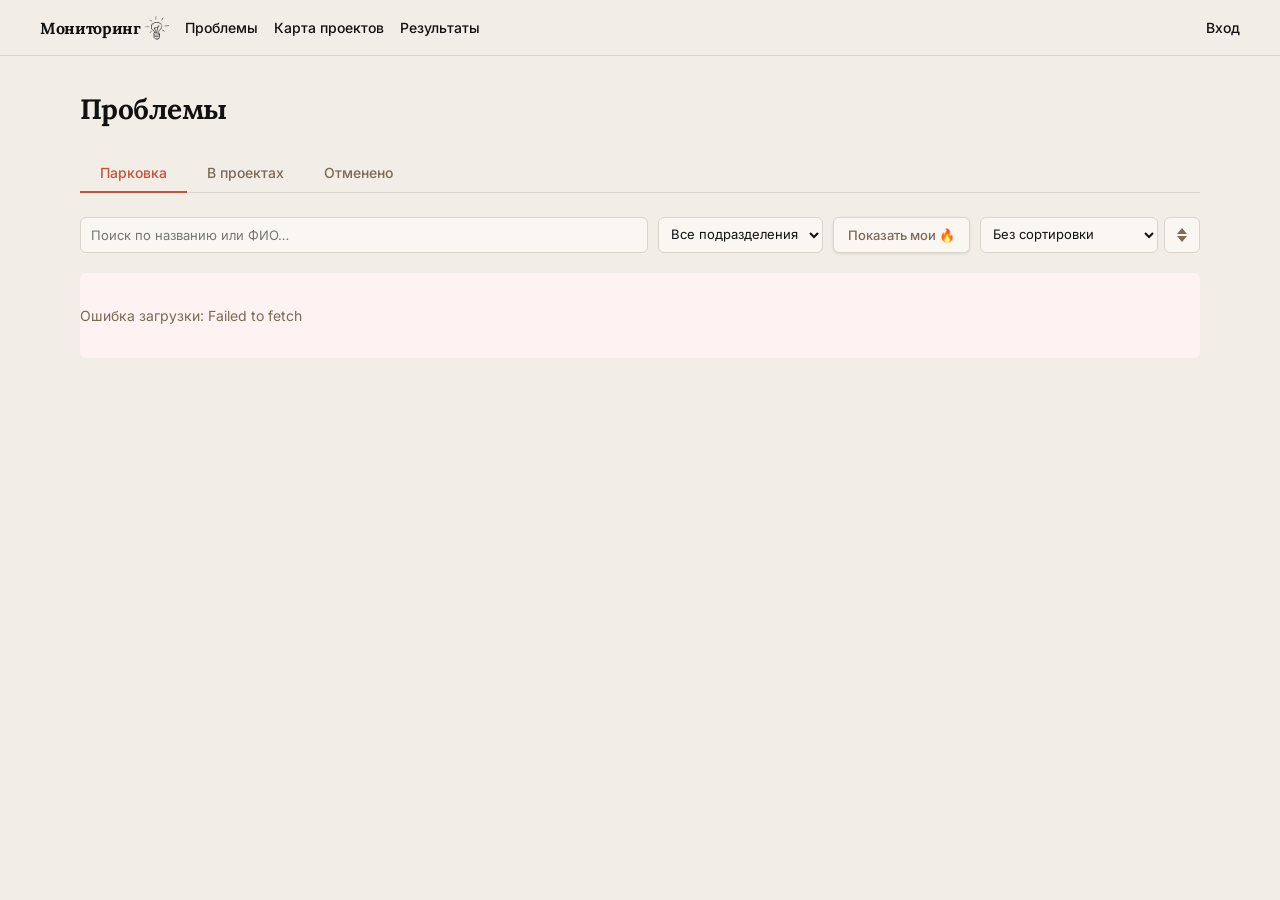
<file: problems.html>
<!DOCTYPE html>
<html lang="ru">
<head>
  <meta charset="UTF-8">
  <meta name="viewport" content="width=device-width, initial-scale=1.0">
  <title>Проблемы — Мониторинг 2026</title>
  <link rel="preconnect" href="https://fonts.googleapis.com">
  <link rel="preconnect" href="https://fonts.gstatic.com" crossorigin>
  <link href="https://fonts.googleapis.com/css2?family=Lora:wght@400;600;700&family=Inter:wght@400;500;600&display=swap" rel="stylesheet">
  <link rel="stylesheet" href="assets/style.css">
  <style>
    :root {
      --an-bg:#F2EEE7; --an-surface:#FAF7F2; --an-text:#111111;
      --an-muted:#7A6A56; --an-border:#D9D4CC;
      --an-terracota:#C75239; --an-sage:#7B9F8F; --an-radius:10px;
    }
    body { background:var(--an-bg); font-family:'Inter',sans-serif; color:var(--an-text); min-height:100vh; }

    /* Nav */
    .site-nav { position:sticky;top:0;z-index:50;background:var(--an-bg);border-bottom:1px solid var(--an-border);box-shadow:none;height:56px;padding:0 40px;font-family:'Inter',sans-serif; }
    .site-nav a { color:var(--an-text);font-size:14px;font-weight:500; }
    .site-nav a:hover { color:var(--an-terracota); }
    .site-nav b { font-family:'Lora',serif;font-size:16px;font-weight:700;letter-spacing:-.02em; }
    .site-nav span { color:var(--an-muted);font-size:13px; }
    #logout, .site-nav > button.button-secondary { font-family:'Inter',sans-serif;font-size:14px;font-weight:500;padding:4px 12px!important;background:transparent!important;border:1px solid var(--an-border)!important;border-radius:6px;color:var(--an-muted)!important;cursor:pointer;transition:border-color .15s,color .15s; }
    #logout:hover, .site-nav > button.button-secondary:hover { border-color:var(--an-terracota)!important;color:var(--an-terracota)!important; }
    .nav-votes { display:flex;align-items:center;gap:5px;margin-right:4px; }
    .nav-votes-label { display:none; }
    .nav-vote-slot { display:inline-block!important;width:11px!important;height:11px!important;border-radius:50%!important;background:var(--an-terracota)!important;font-size:0!important; }
    .nav-vote-used { background:var(--an-border)!important;opacity:1!important; }

    /* Page */
    .container { max-width:1200px;margin:0 auto;padding:32px 40px; }
    h1 { font-family:'Lora',serif;font-size:28px;font-weight:700;letter-spacing:-.02em;margin-bottom:24px; }

    /* Tabs */
    .tabs { display:flex;gap:0;border-bottom:1px solid var(--an-border);margin-bottom:24px; }
    .tab { background:none;border:none;border-bottom:2px solid transparent;padding:10px 20px;font-family:'Inter',sans-serif;font-size:14px;font-weight:500;color:var(--an-muted);cursor:pointer;transition:color .15s,border-color .15s;margin-bottom:-1px; }
    .tab:hover { color:var(--an-text); }
    .tab.active { color:var(--an-terracota);border-bottom-color:var(--an-terracota); }

    /* Filters */
    .filters { display:flex;gap:10px;flex-wrap:wrap;margin-bottom:20px;align-items:center; }
    .filters input { display:block;height:36px;padding:0 10px;font-family:'Inter',sans-serif;font-size:13px;background:var(--an-surface);border:1px solid var(--an-border);border-radius:6px;color:var(--an-text);outline:none;transition:border-color .15s;box-sizing:border-box; }
    .filters select { display:block;height:36px;padding:7px 8px;font-family:'Inter',sans-serif;font-size:13px;background:var(--an-surface);border:1px solid var(--an-border);border-radius:6px;color:var(--an-text);outline:none;transition:border-color .15s;box-sizing:border-box;appearance:auto; }
    .filters input:focus, .filters select:focus { border-color:var(--an-terracota); }
    .filters .form-field:focus, .filters input:focus, .filters select:focus { border-color:var(--an-terracota); }
    .filters input[type=search] { min-width:220px; }
    .btn-myvotes { height:36px;padding:0 14px;font-family:'Inter',sans-serif;font-size:13px;font-weight:500;background:var(--an-surface);border:1px solid var(--an-border);border-radius:6px;color:var(--an-muted);cursor:pointer;transition:border-color .15s,color .15s; }
    .btn-myvotes:hover, .btn-myvotes--active { border-color:var(--an-terracota);color:var(--an-terracota); }
    .sort-wrap { display:flex;gap:6px;align-items:center; }
    #btn-sort { height:36px;padding:0 12px;font-family:'Inter',sans-serif;font-size:13px;background:var(--an-surface);border:1px solid var(--an-border);border-radius:6px;color:var(--an-muted);cursor:pointer;transition:border-color .15s; }
    #btn-sort:hover { border-color:var(--an-terracota); }

    /* Table */
    .table { width:100%;border-collapse:collapse;background:var(--an-surface);border-radius:var(--an-radius);overflow:hidden;border:1px solid var(--an-border);box-shadow:none; }
    .table th { background:var(--an-bg);text-align:left;padding:10px 14px;font-family:'Inter',sans-serif;font-weight:600;font-size:11px;text-transform:uppercase;letter-spacing:.06em;color:var(--an-muted);border-bottom:1px solid var(--an-border); }
    .table td { padding:11px 14px;border-bottom:1px solid var(--an-border);font-size:13px;vertical-align:middle; }
    .table tr:last-child td { border-bottom:none; }
    .table tbody tr:hover { background:#F5F0E8;cursor:pointer; }
    .table a { color:var(--an-terracota);text-decoration:none; }
    .table a:hover { text-decoration:underline; }
    .row-voted td:first-child { border-left:3px solid var(--an-terracota); }

    /* Badges */
    .badge { display:inline-block;padding:2px 9px;border-radius:12px;font-size:12px;font-weight:500;white-space:nowrap; }
    .badge[data-status="Парковка"], .badge[data-status="Не начат"] { background:var(--an-border);color:var(--an-muted); }
    .badge[data-status="В работе"] { background:rgba(198,145,55,.18);color:#8B6014; }
    .badge[data-status="Выполнен"], .badge[data-status="ОК"] { background:#4E7A6C;color:#fff; }
    .badge[data-status="Отменён"], .badge[data-status="Отменена"] { background:rgba(199,82,57,.12);color:#C75239; }
    .badge[data-status="Просрочен"] { background:#C75239;color:#fff; }

    /* Vote buttons */
    .vote-btn { height:28px;padding:0 10px;font-family:'Inter',sans-serif;font-size:12px;font-weight:500;background:transparent;border:1px solid var(--an-border);border-radius:6px;color:var(--an-muted);cursor:pointer;transition:border-color .15s,color .15s;white-space:nowrap; }
    .vote-btn:hover:not(:disabled) { border-color:var(--an-terracota);color:var(--an-terracota); }
    .vote-btn--active { border-color:var(--an-terracota)!important;color:var(--an-terracota)!important; }
    .vote-btn--disabled { opacity:.4;cursor:not-allowed; }
    .vote-count { font-size:13px;color:var(--an-muted); }

    /* Misc */
    .count { font-size:13px;color:var(--an-muted);margin-top:10px; }
    .empty, .error { font-size:14px;color:var(--an-muted);padding:32px 0; }
    .loading-state { display:flex;align-items:center;gap:10px;padding:32px 0;color:var(--an-muted); }
    .spinner { width:18px;height:18px;border:2px solid var(--an-border);border-top-color:var(--an-terracota);border-radius:50%;animation:spin .7s linear infinite; }
    @keyframes spin { to { transform:rotate(360deg); } }

    @media(max-width:640px) {
      .container { padding:20px 16px; }
      .site-nav { padding:0 16px; }
      .site-nav > span:not(.nav-spacer):not(.nav-votes) { display:none; }
    }
  </style>
</head>
<body>
  <script type="module" src="assets/nav.js">/* renderNav() вызывается ниже */</script>

  <div class="container">
    <h1>Проблемы</h1>

    <!-- Табы -->
    <div class="tabs" role="tablist">
      <button class="tab active" data-status="park"      role="tab">Парковка</button>
      <button class="tab"        data-status="inProject" role="tab">В проектах</button>
      <button class="tab"        data-status="cancelled" role="tab">Отменено</button>
    </div>

    <!-- Фильтры -->
    <div class="filters">
      <input id="q" type="search" placeholder="Поиск по названию или ФИО…" class="form-field">
      <select id="f-dept"    class="form-field"><option value="">Все подразделения</option></select>
      <select id="f-pstatus" class="form-field" style="display:none"><option value="">Все статусы проекта</option></select>
      <button id="f-myvotes" class="btn-myvotes">Показать мои 🔥</button>
      <div class="sort-wrap" style="display:none" id="sort-wrap">
        <select id="f-sort" class="form-field">
          <option value="">Без сортировки</option>
          <option value="votes">По голосам 🔥</option>
          <option value="hours">По затратам времени</option>
        </select>
        <button id="btn-sort" class="button-secondary" title="Применить сортировку">
        <svg width="10" height="14" viewBox="0 0 10 14" fill="currentColor"><path d="M5 0L10 6H0L5 0Z"/><path d="M5 14L0 8H10L5 14Z"/></svg>
      </button>
      </div>
    </div>

    <!-- Таблица -->
    <div id="table-wrap">
      <div class="loading-state"><div class="spinner"></div><span>Загрузка…</span></div>
    </div>
  </div>

  <script type="module">
    import { apiGet, apiPost, getSession } from './assets/api.js';
    import { renderNav, renderNavVoteSlots } from './assets/nav.js';
    renderNav();

    const PROJECT_STATUSES = ['Не начат', 'В работе', 'Выполнен', 'Отменён'];

    const session = getSession();
    let currentStatus = 'park';
    let allRows = [];
    let votesState = { counts: {}, myVotes: [], remaining: 3, total: 3 };
    let myVotesOnly = false;
    let sortMode = '';

    // --- Загрузка данных ---
    async function load(uiStatus) {
      currentStatus = uiStatus;
      document.getElementById('table-wrap').innerHTML =
        '<div class="loading-state"><div class="spinner"></div><span>Загрузка…</span></div>';

      // Фильтр статуса проекта — только на вкладке inProject
      const pstatusEl = document.getElementById('f-pstatus');
      pstatusEl.style.display = uiStatus === 'inProject' ? '' : 'none';
      if (uiStatus !== 'inProject') pstatusEl.value = '';

      document.getElementById('sort-wrap').style.display = uiStatus === 'park' ? '' : 'none';
      document.getElementById('f-myvotes').style.display = uiStatus === 'park' ? '' : 'none';

      try {
        const [probRes, voteRes] = await Promise.all([
          apiGet('problems.list', { uiStatus }),
          uiStatus === 'park' ? apiGet('votes.getState') : Promise.resolve(null),
        ]);
        if (!probRes.ok) throw new Error(probRes.error);
        allRows = probRes.data;
        if (voteRes && voteRes.ok) {
          votesState = voteRes.data;
          renderNavVoteSlots(votesState.remaining, votesState.total);
        }
        populateFilters(allRows);
        render();
      } catch (err) {
        document.getElementById('table-wrap').innerHTML =
          `<p class="error">Ошибка загрузки: ${err.message}</p>`;
      }
    }

    // --- Фильтры ---
    function populateFilters(rows) {
      // Разбиваем составные подразделения по " / " и собираем атомарные значения
      const depts = [...new Set(
        rows.flatMap(r => (r.department || '').split(/\s*\/\s*/).map(s => s.trim()).filter(Boolean))
      )].sort();

      const deptSel    = document.getElementById('f-dept');
      const pstatusSel = document.getElementById('f-pstatus');
      const deptVal    = deptSel.value;

      deptSel.innerHTML = '<option value="">Все подразделения</option>' +
        depts.map(d => `<option value="${esc(d)}">${esc(d)}</option>`).join('');
      pstatusSel.innerHTML = '<option value="">Все статусы проекта</option>' +
        PROJECT_STATUSES.map(s => `<option value="${esc(s)}">${esc(s)}</option>`).join('');

      deptSel.value = deptVal;
    }

    function filtered() {
      const q       = document.getElementById('q').value.toLowerCase();
      const dept    = document.getElementById('f-dept').value;
      const pstatus = document.getElementById('f-pstatus').value;
      return allRows.filter(r =>
        (!q       || (r.title||'').toLowerCase().includes(q) || (r.fio||'').toLowerCase().includes(q)) &&
        (!dept    || (r.department || '').split(/\s*\/\s*/).map(s => s.trim()).includes(dept)) &&
        (!pstatus || r.projectStatus === pstatus) &&
        (!myVotesOnly || votesState.myVotes.includes(r.code))
      );
    }

    // --- Рендер таблицы ---
    function render() {
      const rows = filtered();

      if (sortMode === 'votes') {
        rows.sort((a, b) => (votesState.counts[b.code] || 0) - (votesState.counts[a.code] || 0));
      } else if (sortMode === 'hours') {
        rows.sort((a, b) => (b.hoursPerYear || 0) - (a.hoursPerYear || 0));
      }

      const wrap = document.getElementById('table-wrap');
      const inProject = currentStatus === 'inProject';
      const isPark = currentStatus === 'park';

      if (!rows.length) {
        wrap.innerHTML = '<p class="empty">Ничего не найдено</p>';
        return;
      }

      wrap.innerHTML = `
        <table class="table">
          <thead>
            <tr>
              <th>ФИО</th>
              <th>Подразделение</th>
              <th>Название операции</th>
              <th style="text-align:center">Время на операцию, час./год.</th>
              <th>Проект</th>
              ${inProject ? '<th>Статус проекта</th>' : ''}
              ${isPark ? '<th style="text-align:center;width:70px">Голоса</th>' : ''}
            </tr>
          </thead>
          <tbody>
            ${rows.map(r => `
              <tr class="clickable${votesState.myVotes.includes(r.code) ? ' row-voted' : ''}" data-row="${r.rowIndex}">
                <td>${esc(r.fio||'')}</td>
                <td>${esc(r.department||'')}</td>
                <td>${esc(r.title||'')}</td>
                <td style="text-align:center">${r.hoursPerYear != null ? esc(r.hoursPerYear) : 'нет данных'}</td>
                <td>${r.projectCode
                  ? `<a href="project.html?code=${encodeURIComponent(r.projectCode)}">${esc(r.projectCode)}</a>`
                  : '—'}</td>
                ${inProject ? `<td><span class="badge" data-status="${esc(r.projectStatus||'Не начат')}">${esc(r.projectStatus||'Не начат')}</span></td>` : ''}
                ${isPark ? `<td style="text-align:center">
                  ${renderVoteCell(r, session)}
                </td>` : ''}
              </tr>`).join('')}
          </tbody>
        </table>
        <p class="count">Показано: ${rows.length}</p>`;

      wrap.querySelectorAll('tr.clickable').forEach(tr =>
        tr.addEventListener('click', e => {
          if (e.target.tagName === 'A') return;
          if (e.target.closest('.vote-btn')) return;
          location.href = `problem.html?row=${tr.dataset.row}`;
        })
      );
    }

    function renderVoteCell(r, s) {
      const code = r.code || '';
      if (!code) return '—';
      const count = votesState.counts[code] || 0;
      const voted = votesState.myVotes.includes(code);
      const label = count > 0 ? `🔥 ${count}` : '🔥 0';
      if (!s) return `<span class="vote-count">${label}</span>`;
      const disabled = !voted && votesState.remaining <= 0;
      return `<button class="vote-btn${voted ? ' vote-btn--active' : ''}${disabled ? ' vote-btn--disabled' : ''}"
        data-code="${esc(code)}" ${disabled ? 'disabled' : ''}>${label}</button>`;
    }

    async function toggleVote(code) {
      const voted = votesState.myVotes.includes(code);
      // Оптимистичное обновление
      if (voted) {
        votesState.myVotes = votesState.myVotes.filter(c => c !== code);
        votesState.counts[code] = Math.max(0, (votesState.counts[code] || 1) - 1);
        votesState.remaining++;
      } else {
        votesState.myVotes.push(code);
        votesState.counts[code] = (votesState.counts[code] || 0) + 1;
        votesState.remaining--;
      }
      renderNavVoteSlots(votesState.remaining, votesState.total);
      render();

      try {
        const res = await apiPost('votes.toggle', { problemCode: code });
        if (!res.ok) throw new Error(res.error);
        votesState = res.data;
        renderNavVoteSlots(votesState.remaining, votesState.total);
        render();
      } catch (err) {
        // Откат
        if (voted) {
          votesState.myVotes.push(code);
          votesState.counts[code] = (votesState.counts[code] || 0) + 1;
          votesState.remaining--;
        } else {
          votesState.myVotes = votesState.myVotes.filter(c => c !== code);
          votesState.counts[code] = Math.max(0, (votesState.counts[code] || 1) - 1);
          votesState.remaining++;
        }
        renderNavVoteSlots(votesState.remaining, votesState.total);
        render();
        alert('Ошибка голосования: ' + err.message);
      }
    }

    function esc(s) {
      return String(s).replace(/&/g,'&amp;').replace(/</g,'&lt;').replace(/>/g,'&gt;').replace(/"/g,'&quot;');
    }

    // --- События ---
    document.querySelectorAll('.tab').forEach(btn =>
      btn.addEventListener('click', () => {
        document.querySelectorAll('.tab').forEach(b => b.classList.remove('active'));
        btn.classList.add('active');
        load(btn.dataset.status);
      })
    );

    document.getElementById('q').addEventListener('input', render);
    document.getElementById('f-dept').addEventListener('change', render);
    document.getElementById('f-pstatus').addEventListener('change', render);

    document.getElementById('f-myvotes').addEventListener('click', () => {
      myVotesOnly = !myVotesOnly;
      document.getElementById('f-myvotes').classList.toggle('btn-myvotes--active', myVotesOnly);
      render();
    });

    document.getElementById('btn-sort').addEventListener('click', () => {
      sortMode = document.getElementById('f-sort').value;
      render();
    });

    // Делегирование кликов по кнопкам голосования
    document.getElementById('table-wrap').addEventListener('click', e => {
      const btn = e.target.closest('.vote-btn');
      if (btn && !btn.disabled) toggleVote(btn.dataset.code);
    });

    load('park');
  </script>
</body>
</html>
</file>
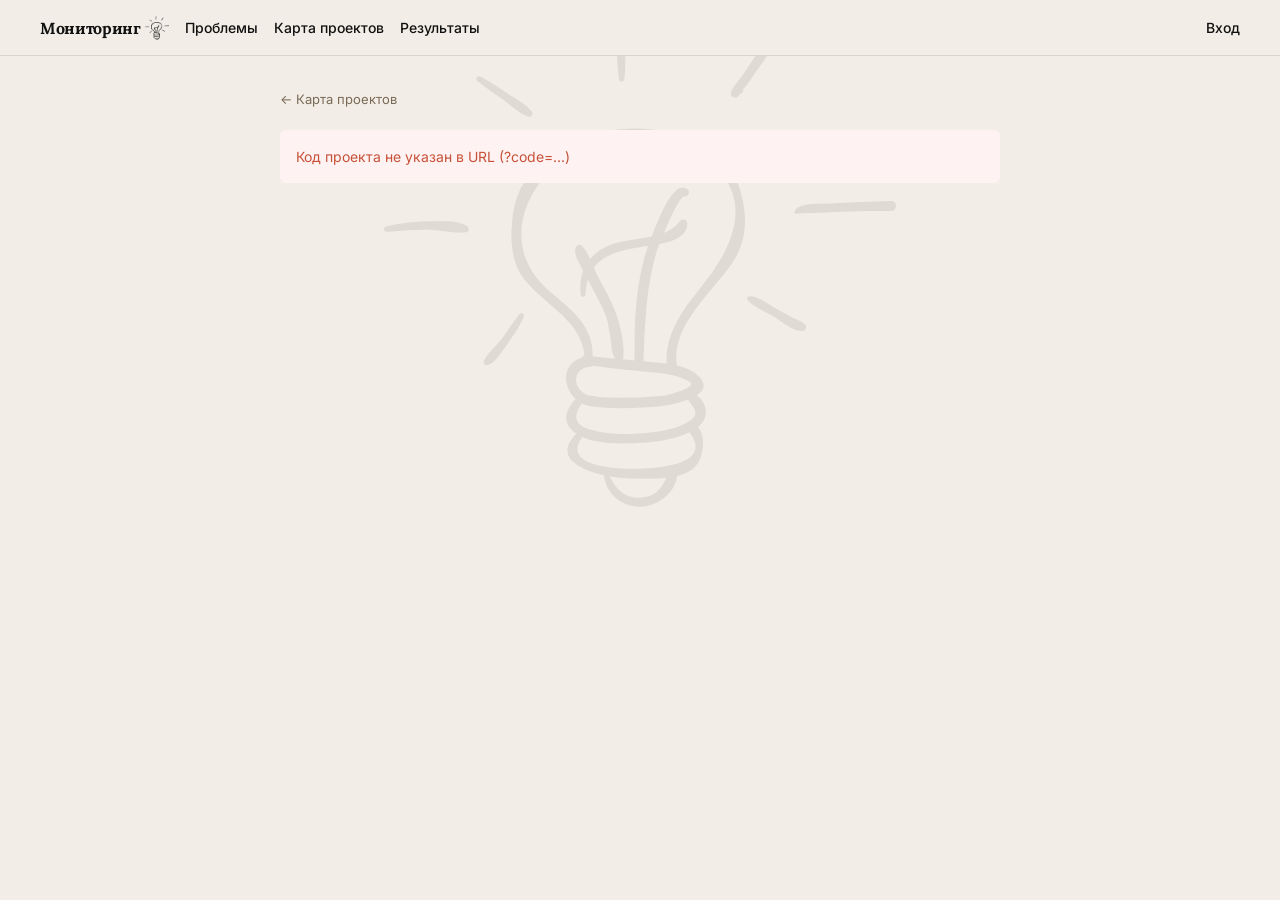
<file: project.html>
<!DOCTYPE html>
<html lang="ru">
<head>
  <meta charset="UTF-8">
  <meta name="viewport" content="width=device-width, initial-scale=1.0">
  <title>Карточка проекта — Мониторинг 2026</title>
  <link rel="preconnect" href="https://fonts.googleapis.com">
  <link rel="preconnect" href="https://fonts.gstatic.com" crossorigin>
  <link href="https://fonts.googleapis.com/css2?family=Lora:wght@400;600;700&family=Inter:wght@400;500;600&display=swap" rel="stylesheet">
  <link rel="stylesheet" href="assets/style.css">
  <style>
    :root {
      --an-bg:#F2EEE7; --an-surface:#FAF7F2; --an-text:#111111;
      --an-muted:#7A6A56; --an-border:#D9D4CC;
      --an-terracota:#C75239; --an-sage:#7B9F8F; --an-radius:10px;
    }
    body { background:var(--an-bg); font-family:'Inter',sans-serif; color:var(--an-text); min-height:100vh; }

    .bg-bulb { position:fixed;top:0;left:50%;transform:translateX(-50%);width:512px;height:512px;opacity:.08;pointer-events:none;z-index:0; }

    /* Nav */
    .site-nav { position:sticky;top:0;z-index:50;background:var(--an-bg);border-bottom:1px solid var(--an-border);box-shadow:none;height:56px;padding:0 40px;font-family:'Inter',sans-serif; }
    .site-nav a { color:var(--an-text);font-size:14px;font-weight:500; }
    .site-nav a:hover { color:var(--an-terracota); }
    .site-nav b { font-family:'Lora',serif;font-size:16px;font-weight:700;letter-spacing:-.02em; }
    .site-nav span { color:var(--an-muted);font-size:13px; }
    #logout, .site-nav > button.button-secondary { font-family:'Inter',sans-serif;font-size:14px;font-weight:500;padding:4px 12px!important;background:transparent!important;border:1px solid var(--an-border)!important;border-radius:6px;color:var(--an-muted)!important;cursor:pointer;transition:border-color .15s,color .15s; }
    #logout:hover, .site-nav > button.button-secondary:hover { border-color:var(--an-terracota)!important;color:var(--an-terracota)!important; }
    .nav-votes { display:flex;align-items:center;gap:5px;margin-right:4px; }
    .nav-votes-label { display:none; }
    .nav-vote-slot { display:inline-block!important;width:11px!important;height:11px!important;border-radius:50%!important;background:var(--an-terracota)!important;font-size:0!important; }
    .nav-vote-used { background:var(--an-border)!important;opacity:1!important; }

    /* Container */
    .container { max-width:800px;margin:0 auto;padding:32px 40px;position:relative;z-index:1; }

    /* Back link */
    .back-link { display:inline-block;font-size:13px;color:var(--an-muted);text-decoration:none;margin-bottom:20px;transition:color .15s; }
    .back-link:hover { color:var(--an-terracota); }

    /* Hero / card-header */
    .card-header { display:block; margin-bottom:28px; }
    .card-header-top { display:flex;align-items:center;gap:12px;flex-wrap:wrap;margin-bottom:10px; }
    .card-header-code { font-size:13px;color:var(--an-muted); }
    .card-header-meta { display:flex;align-items:center;gap:8px;flex-wrap:wrap; }
    .card-header h1 { font-family:'Lora',serif;font-size:27px;font-weight:700;letter-spacing:-.02em;line-height:1.2;margin-bottom:0; }

    /* Badges */
    .badge { display:inline-block;padding:3px 10px;border-radius:12px;font-size:12px;font-weight:500;white-space:nowrap; }
    .badge[data-status="Парковка"], .badge[data-status="Не начат"] { background:var(--an-border);color:var(--an-muted); }
    .badge[data-status="В работе"] { background:rgba(198,145,55,.18);color:#8B6014; }
    .badge[data-status="Выполнен"], .badge[data-status="ОК"] { background:#4E7A6C;color:#fff; }
    .badge[data-status="Отменён"], .badge[data-status="Отменена"] { background:rgba(199,82,57,.12);color:#C75239; }
    .badge[data-status="Просрочен"] { background:#C75239;color:#fff; }
    .badge-type { background:var(--an-border);color:var(--an-muted); }

    /* Sections */
    .detail-section { margin-bottom:24px;padding-bottom:24px;border-bottom:1px solid var(--an-border); }
    .detail-section:last-of-type { border-bottom:none; }
    .detail-section h2 { font-family:'Inter',sans-serif;font-size:11px;font-weight:600;text-transform:uppercase;letter-spacing:.08em;color:var(--an-muted);margin-bottom:14px; }

    /* Fields */
    .detail-field { display:flex;gap:12px;padding:8px 0;border-bottom:1px solid var(--an-border); }
    .detail-field:last-child { border-bottom:none; }
    .detail-field--block { display:block;padding:8px 0;border-bottom:1px solid var(--an-border); }
    .detail-label { font-size:12px;color:var(--an-muted);flex-shrink:0;width:220px;padding-top:1px; }
    .detail-field span:last-child { font-size:13px;color:var(--an-text);line-height:1.5; }

    /* details/summary */
    details > summary { cursor:pointer;font-size:12px;font-weight:600;text-transform:uppercase;letter-spacing:.08em;color:var(--an-muted);list-style:none;display:flex;align-items:center;gap:6px; }
    details > summary::before { content:'▶';font-size:9px;transition:transform .2s; }
    details[open] > summary::before { transform:rotate(90deg); }
    .steps-wrap { margin-top:10px; }

    /* Metrics table */
    .metrics-wrap { margin-top:10px;overflow-x:auto; }
    .metrics-wrap .table { background:var(--an-surface);border:1px solid var(--an-border);border-radius:var(--an-radius);box-shadow:none;width:100%;border-collapse:collapse; }
    .metrics-wrap .table th { background:var(--an-bg);font-size:11px;text-transform:uppercase;letter-spacing:.06em;color:var(--an-muted);padding:8px 12px;font-weight:600;text-align:left; }
    .metrics-wrap .table td { padding:8px 12px;font-size:13px;border-top:1px solid var(--an-border); }

    /* Emoji mono */
    .icon-mono { display:inline-block;filter:grayscale(1);font-size:13px;vertical-align:middle;line-height:1;margin-right:4px; }

    /* Buttons */
    .button-primary { display:inline-flex;align-items:center;height:38px;padding:0 18px;font-family:'Inter',sans-serif;font-size:14px;font-weight:600;color:#fff;background:var(--an-terracota);border:none;border-radius:6px;cursor:pointer;text-decoration:none;transition:opacity .15s; }
    .button-primary:hover { background:var(--an-terracota);opacity:.82;color:#fff; }
    .button-secondary { display:inline-flex;align-items:center;height:38px;padding:0 18px;font-family:'Inter',sans-serif;font-size:14px;font-weight:500;color:var(--an-muted);background:transparent;border:1px solid var(--an-border);border-radius:6px;cursor:pointer;text-decoration:none;transition:border-color .15s,color .15s; }
    .button-secondary:hover { background:transparent;border-color:var(--an-text);color:var(--an-text); }

    /* Actions bar */
    .actions { display:flex;gap:12px;flex-wrap:wrap;margin-top:28px;padding-top:24px;border-top:1px solid var(--an-border); }

    /* Spinner / states */
    .spinner { width:18px;height:18px;border:2px solid var(--an-border);border-top-color:var(--an-terracota);border-radius:50%;animation:spin .7s linear infinite; }
    @keyframes spin { to { transform:rotate(360deg); } }
    .loading-state { display:flex;align-items:center;gap:10px;padding:32px 0;color:var(--an-muted); }
    .error { color:var(--an-terracota);font-size:14px; }

    @media(max-width:640px) {
      .container { padding:20px 16px; }
      .site-nav { padding:0 16px; }
      .site-nav > span:not(.nav-spacer):not(.nav-votes) { display:none; }
      .detail-field { flex-direction:column;gap:4px; }
      .detail-label { width:auto; }
    }
  </style>
</head>
<body>
  <img class="bg-bulb" src="assets/idea.png" alt="">
  <div class="container">
    <a href="map.html" class="back-link">← Карта проектов</a>
    <div id="content">
      <div class="loading-state"><div class="spinner"></div><span>Загрузка…</span></div>
    </div>
  </div>

  <script type="module">
    import { apiGet } from './assets/api.js';
    import { renderNav } from './assets/nav.js';
    renderNav();

    const code = new URLSearchParams(location.search).get('code');

    function esc(s) {
      return String(s ?? '').replace(/&/g,'&amp;').replace(/</g,'&lt;').replace(/>/g,'&gt;').replace(/"/g,'&quot;');
    }

    function fmtMonth(iso) {
      if (!iso) return '—';
      const local = new Date(new Date(iso).getTime() + 3 * 60 * 60 * 1000);
      return local.toLocaleDateString('ru-RU', { month: 'long', year: 'numeric', timeZone: 'UTC' });
    }

    function fmtNum(n) {
      if (n === null || n === undefined || n === '') return '—';
      return Number(n).toLocaleString('ru-RU');
    }

    function icon(emoji) {
      return `<span class="icon-mono">${emoji}</span>`;
    }

    // ── Загрузка ──────────────────────────────────────────────────────────────
    async function load() {
      const el = document.getElementById('content');
      if (!code) {
        el.innerHTML = '<p class="error">Код проекта не указан в URL (?code=...)</p>';
        return;
      }
      try {
        const res = await apiGet('projects.get', { code });
        if (!res.ok) throw new Error(res.error || 'ошибка API');
        render(res.data);
      } catch (err) {
        el.innerHTML = `<p class="error">Ошибка загрузки: ${esc(err.message)}</p>`;
      }
    }

    // ── Рендер ────────────────────────────────────────────────────────────────
    function render(p) {
      document.title = `${p.code} — ${p.name} — Мониторинг 2026`;

      // Метрики (раздел 2)
      const metricsHtml = (p.metrics && p.metrics.length)
        ? `<div class="metrics-wrap">
            <table class="table">
              <thead><tr>
                <th>Метрика</th>
                <th>Ед. измерения</th>
                <th>Текущее значение</th>
                <th>Целевое значение</th>
              </tr></thead>
              <tbody>
                ${p.metrics.map(m => `<tr>
                  <td>${esc(m.name)}</td>
                  <td>${esc(m.unit || '—')}</td>
                  <td>${m.current !== null ? esc(String(m.current)) : '—'}</td>
                  <td>${m.target !== null ? esc(String(m.target)) : '—'}</td>
                </tr>`).join('')}
              </tbody>
            </table>
          </div>`
        : '<p style="color:var(--an-muted);font-size:14px;padding:8px 0">Метрики не заполнены</p>';

      // Эффект Б/В/Г — только непустые (раздел 3)
      const extraEffects = ['effectB','effectV','effectG'].map((key, i) => {
        const e = p[key];
        if (!e || !e.amount) return '';
        const label = ['Б','В','Г'][i];
        return `<div class="detail-field">
          <span class="detail-label">${icon('💰')} Эффект ${label}</span>
          <span>${fmtNum(e.amount)} руб/год${e.desc && e.desc !== 'Описание:' ? ' — ' + esc(e.desc) : ''}</span>
        </div>`;
      }).join('');

      document.getElementById('content').innerHTML = `

        <!-- ── Шапка ── -->
        <div class="card-header">
          <div class="card-header-top">
            <div class="card-header-code">${esc(p.code)}</div>
            <div class="card-header-meta">
              <span class="badge" data-status="${esc(p.status)}">${esc(p.status)}</span>
              ${p.type ? `<span class="badge badge-type">${esc(p.type)}</span>` : ''}
            </div>
          </div>
          <h1>${esc(p.name)}</h1>
        </div>

        <!-- ── Мета-поля ── -->
        <section class="detail-section">
          <div class="detail-field"><span class="detail-label">Владелец</span><span>${esc(p.owner || '—')}</span></div>
          <div class="detail-field"><span class="detail-label">Старт</span><span>${fmtMonth(p.startMonth)}</span></div>
          <div class="detail-field"><span class="detail-label">Длительность</span><span>${p.months || p.duration || '—'} мес.</span></div>
        </section>

        <!-- ── Раздел 1: Проблема ── -->
        <section class="detail-section">
          <h2>1. Проблема</h2>
          <div class="detail-field">
            <span class="detail-label">Название</span>
            <span>${esc(p.problemTitle || '—')}</span>
          </div>
          <div class="detail-field detail-field--block">
            <details>
              <summary>Описание проблемы</summary>
              <div class="steps-wrap" style="font-size:14px;line-height:1.65;white-space:pre-line;padding-top:8px">${esc(p.problemDescription || '—')}</div>
            </details>
          </div>
          <div class="detail-field">
            <span class="detail-label">Текущие трудозатраты</span>
            <span>${p.currentHours ? fmtNum(p.currentHours) + ' ч/год' : '—'}</span>
          </div>
        </section>

        <!-- ── Раздел 2: Решение ── -->
        <section class="detail-section">
          <h2>2. Решение</h2>
          <div class="detail-field">
            <span class="detail-label">Описание</span>
            <span>${esc(p.solutionDescription || '—')}</span>
          </div>
          ${metricsHtml}
        </section>

        <!-- ── Раздел 3: Экономика ── -->
        <section class="detail-section">
          <h2>3. Экономика</h2>
          <div class="detail-field">
            <span class="detail-label">${icon('💸')} Бюджет проекта</span>
            <span>${p.budget ? fmtNum(p.budget) + ' руб.' : '—'}</span>
          </div>
          <div class="detail-field">
            <span class="detail-label">${icon('⏱')} Экономия времени</span>
            <span>${p.hoursSaved ? fmtNum(p.hoursSaved) + ' ч/год' : '—'}</span>
          </div>
          <div class="detail-field">
            <span class="detail-label">${icon('💰')} Прямой эффект (А)</span>
            <span>${p.effectA ? fmtNum(p.effectA) + ' руб/год' : '—'}</span>
          </div>
          ${extraEffects}
          <div class="detail-field">
            <span class="detail-label">${icon('💰')} Суммарный эффект</span>
            <span><strong>${fmtNum(p.totalEffect)} руб/год</strong></span>
          </div>
          <div class="detail-field">
            <span class="detail-label">${icon('📊')} ROI (1 год)</span>
            <span><strong>${p.roi ? Math.round(p.roi * 100) + '%' : '—'}</strong></span>
          </div>
          <div class="detail-field">
            <span class="detail-label">${icon('🗓')} Срок окупаемости</span>
            <span>${p.paybackMonths ? Math.ceil(p.paybackMonths) + ' мес.' : '—'}</span>
          </div>
        </section>

        <div class="actions">
          <a href="map.html" class="button-secondary">← Карта проектов</a>
        </div>
      `;
    }

    load();
  </script>
</body>
</html>
</file>
<file: assets/style.css>
:root {
  --c-park: #94a3b8;
  --c-not-started: #94a3b8;
  --c-in-progress: #f59e0b;
  --c-done: #10b981;
  --c-cancelled: #ef4444;
  --c-overdue: #fda4af;

  --bg: #f8fafc;
  --surface: #ffffff;
  --border: #e2e8f0;
  --text: #1e293b;
  --text-muted: #64748b;
  --primary: #3b82f6;
  --primary-dark: #2563eb;
  --radius: 6px;
  --shadow: 0 1px 3px rgba(0,0,0,.1);
}

*, *::before, *::after { box-sizing: border-box; margin: 0; padding: 0; }

body {
  font-family: -apple-system, BlinkMacSystemFont, 'Segoe UI', sans-serif;
  font-size: 14px;
  line-height: 1.5;
  color: var(--text);
  background: var(--bg);
}

/* ── Nav ── */
.site-nav {
  display: flex;
  align-items: center;
  gap: 16px;
  padding: 0 24px;
  height: 48px;
  background: var(--surface);
  border-bottom: 1px solid var(--border);
  box-shadow: var(--shadow);
}
.site-nav a { color: var(--text); text-decoration: none; }
.site-nav a:hover { color: var(--primary); }
.site-nav b { font-size: 15px; }
.nav-spacer { flex: 1; }
.site-nav span { color: var(--text-muted); font-size: 13px; }

/* ── Container ── */
.container {
  max-width: 1200px;
  margin: 0 auto;
  padding: 24px 16px;
}

/* ── Badges ── */
.badge {
  display: inline-block;
  padding: 2px 8px;
  border-radius: 12px;
  font-size: 12px;
  font-weight: 500;
  white-space: nowrap;
  color: #fff;
  background: var(--text-muted);
}
.badge[data-status="Парковка"]   { background: var(--c-park); color: #fff; }
.badge[data-status="Не начат"]   { background: var(--c-not-started); color: #fff; }
.badge[data-status="В работе"]   { background: var(--c-in-progress); color: #fff; }
.badge[data-status="Выполнен"],
.badge[data-status="ОК"]         { background: var(--c-done); color: #fff; }
.badge[data-status="Отменён"],
.badge[data-status="Отменена"]   { background: var(--c-cancelled); color: #fff; }

/* ── Table ── */
.table {
  width: 100%;
  border-collapse: collapse;
  background: var(--surface);
  border-radius: var(--radius);
  overflow: hidden;
  box-shadow: var(--shadow);
}
.table th {
  background: #f1f5f9;
  text-align: left;
  padding: 10px 12px;
  font-weight: 600;
  font-size: 12px;
  text-transform: uppercase;
  letter-spacing: .04em;
  color: var(--text-muted);
  border-bottom: 1px solid var(--border);
}
.table td {
  padding: 10px 12px;
  border-bottom: 1px solid var(--border);
  vertical-align: middle;
}
.table tr:last-child td { border-bottom: none; }
.table tbody tr:hover { background: #f8fafc; cursor: pointer; }

/* ── Buttons ── */
.button-primary {
  display: inline-flex;
  align-items: center;
  gap: 6px;
  padding: 8px 16px;
  background: var(--primary);
  color: #fff;
  border: none;
  border-radius: var(--radius);
  font-size: 14px;
  font-weight: 500;
  cursor: pointer;
  text-decoration: none;
  transition: background .15s;
}
.button-primary:hover { background: var(--primary-dark); }

.button-secondary {
  display: inline-flex;
  align-items: center;
  gap: 6px;
  padding: 8px 16px;
  background: var(--surface);
  color: var(--text);
  border: 1px solid var(--border);
  border-radius: var(--radius);
  font-size: 14px;
  cursor: pointer;
  text-decoration: none;
  transition: background .15s;
}
.button-secondary:hover { background: #f1f5f9; }

.button-danger {
  display: inline-flex;
  align-items: center;
  gap: 6px;
  padding: 8px 16px;
  background: var(--c-cancelled);
  color: #fff;
  border: none;
  border-radius: var(--radius);
  font-size: 14px;
  cursor: pointer;
  transition: background .15s;
}
.button-danger:hover { background: #dc2626; }

/* ── Form fields ── */
.form-field {
  display: flex;
  flex-direction: column;
  gap: 4px;
  margin-bottom: 16px;
}
.form-field label {
  font-size: 13px;
  font-weight: 500;
  color: var(--text-muted);
}
.form-field input,
.form-field select,
.form-field textarea {
  padding: 8px 12px;
  border: 1px solid var(--border);
  border-radius: var(--radius);
  font-size: 14px;
  color: var(--text);
  background: var(--surface);
  outline: none;
  transition: border-color .15s;
}
.form-field input:focus,
.form-field select:focus,
.form-field textarea:focus { border-color: var(--primary); }

/* ── Tabs ── */
.tabs {
  display: flex;
  gap: 0;
  border-bottom: 2px solid var(--border);
  margin-bottom: 20px;
}
.tab-btn {
  padding: 10px 20px;
  background: none;
  border: none;
  font-size: 14px;
  font-weight: 500;
  color: var(--text-muted);
  cursor: pointer;
  border-bottom: 2px solid transparent;
  margin-bottom: -2px;
  transition: color .15s, border-color .15s;
}
.tab-btn:hover { color: var(--text); }
.tab-btn.active { color: var(--primary); border-bottom-color: var(--primary); }

/* ── Cards ── */
.card {
  background: var(--surface);
  border: 1px solid var(--border);
  border-radius: var(--radius);
  padding: 20px;
  box-shadow: var(--shadow);
}

.card-grid {
  display: grid;
  grid-template-columns: repeat(auto-fill, minmax(240px, 1fr));
  gap: 16px;
}

.nav-card {
  display: flex;
  flex-direction: column;
  gap: 8px;
  padding: 20px;
  background: var(--surface);
  border: 1px solid var(--border);
  border-radius: var(--radius);
  text-decoration: none;
  color: var(--text);
  box-shadow: var(--shadow);
  transition: box-shadow .15s, border-color .15s;
}
.nav-card:hover { box-shadow: 0 4px 12px rgba(0,0,0,.12); border-color: var(--primary); }
.nav-card h3 { font-size: 16px; }
.nav-card p { font-size: 13px; color: var(--text-muted); }

/* ── Filters row ── */
.filters {
  display: flex;
  gap: 10px;
  align-items: center;
  flex-wrap: wrap;
  margin-bottom: 20px;
}
.filters .form-field { margin-bottom: 0; }
.filters #q { flex: 1; min-width: 180px; }

/* ── Empty / loading states ── */
.state-empty, .state-loading {
  text-align: center;
  padding: 40px;
  color: var(--text-muted);
  font-size: 15px;
}

.loading-state {
  display: flex;
  flex-direction: column;
  align-items: center;
  gap: 14px;
  padding: 60px 0;
  color: var(--text-muted);
  font-size: 14px;
}

@keyframes spin { to { transform: rotate(360deg); } }

.spinner {
  width: 36px;
  height: 36px;
  border: 3px solid var(--border);
  border-top-color: var(--primary);
  border-radius: 50%;
  animation: spin .7s linear infinite;
}

.loading { text-align: center; padding: 40px; color: var(--text-muted); font-size: 15px; }
.empty   { text-align: center; padding: 40px; color: var(--text-muted); font-size: 15px; }

/* ── Modal ── */
.modal-overlay {
  display: none;
  position: fixed;
  inset: 0;
  background: rgba(0,0,0,.4);
  z-index: 100;
  justify-content: center;
  align-items: center;
}
.modal-overlay.open { display: flex; }
.modal {
  background: var(--surface);
  border-radius: var(--radius);
  padding: 24px;
  width: 100%;
  max-width: 480px;
  box-shadow: 0 8px 32px rgba(0,0,0,.18);
}
.modal h2 { margin-bottom: 16px; font-size: 16px; }
.modal-actions { display: flex; gap: 8px; justify-content: flex-end; margin-top: 16px; }

/* ── Page header ── */
.page-header {
  display: flex;
  align-items: center;
  gap: 12px;
  margin-bottom: 24px;
  flex-wrap: wrap;
}
.page-header h1 { font-size: 20px; }

/* ── Section ── */
.section { margin-bottom: 32px; }
.section-title {
  font-size: 13px;
  font-weight: 600;
  text-transform: uppercase;
  letter-spacing: .05em;
  color: var(--text-muted);
  margin-bottom: 12px;
  padding-bottom: 6px;
  border-bottom: 1px solid var(--border);
}

/* ── Key-value list ── */
.kv-list { display: grid; grid-template-columns: 160px 1fr; gap: 8px 16px; }
.kv-list dt { color: var(--text-muted); font-size: 13px; }
.kv-list dd { font-size: 14px; }

/* ── Tab alias (problems.html uses .tab) ── */
.tab {
  padding: 10px 20px;
  background: none;
  border: none;
  font-size: 14px;
  font-weight: 500;
  color: var(--text-muted);
  cursor: pointer;
  border-bottom: 2px solid transparent;
  margin-bottom: -2px;
  transition: color .15s, border-color .15s;
}
.tab:hover { color: var(--text); }
.tab.active { color: var(--primary); border-bottom-color: var(--primary); }

/* ── State messages ── */
.loading, .empty { text-align: center; padding: 40px; color: var(--text-muted); font-size: 15px; }
.error   { padding: 16px; color: var(--c-cancelled); background: #fef2f2; border-radius: var(--radius); }
.count   { margin-top: 10px; font-size: 13px; color: var(--text-muted); text-align: right; }

/* ── Feedback messages (login.html) ── */
.msg { padding: 12px 16px; border-radius: var(--radius); font-size: 14px; margin-top: 16px; }
.msg-success { background: #f0fdf4; color: #166534; border: 1px solid #bbf7d0; }
.msg-error   { background: #fef2f2; color: #991b1b; border: 1px solid #fecaca; }

/* ── Back link ── */
.back-link {
  display: inline-block;
  margin-bottom: 16px;
  font-size: 13px;
  color: var(--text-muted);
  text-decoration: none;
}
.back-link:hover { color: var(--primary); }

/* ── Card header (problem.html) ── */
.card-header {
  display: flex;
  align-items: flex-start;
  gap: 12px;
  margin-bottom: 28px;
  flex-wrap: wrap;
}
.card-header h1 { font-size: 20px; flex: 1; }

/* ── Detail section ── */
.detail-section {
  margin-bottom: 24px;
  padding: 16px;
  background: var(--surface);
  border: 1px solid var(--border);
  border-radius: var(--radius);
}
.detail-section h2 {
  font-size: 13px;
  font-weight: 600;
  text-transform: uppercase;
  letter-spacing: .05em;
  color: var(--text-muted);
  margin-bottom: 12px;
}
.detail-field {
  display: grid;
  grid-template-columns: 160px 1fr;
  gap: 4px 12px;
  padding: 6px 0;
  border-bottom: 1px solid var(--border);
}
.detail-field:last-child { border-bottom: none; }
.detail-label { font-size: 13px; color: var(--text-muted); }

/* ── Actions row ── */
.actions { display: flex; gap: 12px; flex-wrap: wrap; margin-top: 24px; }

/* ── Sort controls ── */
.sort-wrap { display: flex; align-items: center; gap: 6px; flex-shrink: 0; }

/* ── Collapsible steps field ── */
.detail-field--block {
  display: block;
  padding: 6px 0;
  border-bottom: 1px solid var(--border);
}
.detail-field--block:last-child { border-bottom: none; }

.detail-field--block details summary {
  cursor: pointer;
  font-size: 13px;
  color: var(--text-muted);
  list-style: none;
  display: flex;
  align-items: center;
  gap: 6px;
  padding: 2px 0;
  user-select: none;
}
.detail-field--block details summary::before {
  content: '▶';
  font-size: 10px;
  transition: transform .15s;
}
.detail-field--block details[open] summary::before { transform: rotate(90deg); }
.detail-field--block details summary::-webkit-details-marker { display: none; }

.steps-wrap { margin-top: 10px; }

.steps-list {
  margin: 0;
  padding-left: 20px;
  display: flex;
  flex-direction: column;
  gap: 6px;
}
.steps-list li {
  font-size: 14px;
  line-height: 1.5;
  color: var(--text);
}

/* ── Gantt (map.html) ── */
.gantt-counters {
  display: flex;
  gap: 10px;
  flex-wrap: wrap;
  align-items: center;
  margin-bottom: 20px;
}
.gantt-chip {
  display: inline-flex;
  align-items: center;
  gap: 4px;
  padding: 4px 12px;
  border-radius: 20px;
  font-size: 13px;
  background: var(--surface);
  border: 1px solid var(--border);
  color: var(--chip-color, var(--text));
  box-shadow: var(--shadow);
}
.gantt-chip--total { font-weight: 500; }
.gantt-chip--effect { color: var(--text-muted); }

.gantt-wrap { overflow-x: auto; margin-bottom: 8px; }

.gantt-table {
  border-collapse: collapse;
  min-width: 100%;
  background: var(--surface);
  box-shadow: var(--shadow);
  font-size: 13px;
}
.gantt-table th {
  background: #f1f5f9;
  font-size: 11px;
  font-weight: 600;
  text-transform: uppercase;
  letter-spacing: .04em;
  color: var(--text-muted);
  padding: 8px 4px;
  text-align: center;
  border: 1px solid var(--border);
  white-space: nowrap;
}
.gantt-table td { border: 1px solid var(--border); vertical-align: middle; }

.gantt-name-th { min-width: 230px; text-align: left !important; padding-left: 12px !important; }
.gantt-month-th { width: 52px; }

.gantt-name-td {
  padding: 8px 12px;
  min-width: 260px;
  width: 1%;          /* ужимаемся до содержимого, но не меньше min-width */
}
.gantt-code-link {
  display: block;
  font-size: 13px;
  font-weight: 600;
  color: var(--primary);
  text-decoration: none;
  line-height: 1.3;
}
.gantt-code-link:hover { text-decoration: underline; }
.gantt-name-text {
  display: block;
  font-size: 12px;
  color: var(--text-muted);
  margin: 2px 0 5px;
  line-height: 1.3;
}

.gantt-bar-cell  { height: 38px; padding: 0; }
.gantt-empty-cell { height: 38px; padding: 0; background: transparent; }

.gantt-bar-cell[data-status="Не начат"] { background: var(--c-not-started); opacity: .75; }
.gantt-bar-cell[data-status="В работе"] { background: var(--c-in-progress); }
.gantt-bar-cell[data-status="Выполнен"] { background: var(--c-done); }
.gantt-bar-cell[data-status="Отменён"]  { background: var(--c-cancelled); }

.gantt-team-row td {
  padding: 5px 12px;
  background: #f1f5f9;
  font-size: 11px;
  font-weight: 700;
  text-transform: uppercase;
  letter-spacing: .06em;
  color: var(--text-muted);
  border-top: 2px solid var(--border);
}
.gantt-row:hover .gantt-name-td { background: #f8fafc; }

/* Просроченные ячейки */
.gantt-bar-cell[data-overdue="true"] {
  background: var(--c-overdue) !important;
  opacity: 1 !important;
}

/* Строка: мета (статус + владелец) */
.gantt-row-meta {
  display: flex;
  align-items: center;
  gap: 6px;
  margin-top: 4px;
  flex-wrap: wrap;
}
.gantt-owner {
  font-size: 11px;
  color: var(--text-muted);
  white-space: nowrap;
  margin-left: auto;
}

/* Кнопки-фильтры статусов (двойная роль: счётчик + тоггл) */
.gantt-status-btn {
  display: inline-flex;
  align-items: center;
  gap: 4px;
  padding: 4px 12px;
  border-radius: 20px;
  font-size: 13px;
  border: 2px solid var(--chip-color, var(--border));
  background: transparent;
  color: var(--chip-color, var(--text));
  cursor: pointer;
  transition: background .15s, color .15s, opacity .15s;
  box-shadow: var(--shadow);
}
.gantt-status-btn.active {
  background: var(--chip-color, var(--text-muted));
  color: #fff;
}
.gantt-status-btn:not(.active) {
  opacity: 0.4;
}
.gantt-status-btn:hover { opacity: 1; }

/* Тултип (position:fixed, управляется JS) */
.gantt-tooltip-popup {
  display: none;
  position: fixed;
  z-index: 1000;
  background: #1e293b;
  color: #f8fafc;
  border-radius: var(--radius);
  padding: 10px 14px;
  font-size: 12px;
  line-height: 1.9;
  white-space: nowrap;
  box-shadow: 0 4px 16px rgba(0,0,0,.3);
  pointer-events: none;
}

/* ── Votes nav ── */
.nav-votes { display: flex; align-items: center; gap: 2px; margin-right: 12px; }
.nav-votes-label { font-size: 13px; color: #666; margin-right: 4px; }
.nav-vote-slot { font-size: 16px; line-height: 1; }
.nav-vote-used { opacity: 0.25; }

/* ── Vote buttons & cells ── */
.vote-btn { background: none; border: 1px solid #e5e7eb; border-radius: 6px; padding: 2px 8px; cursor: pointer; font-size: 13px; }
.vote-btn--disabled { opacity: 0.4; cursor: not-allowed; }
.vote-count { font-size: 13px; color: #666; }
tr.row-voted { border-left: 3px solid #f97316; }

/* ── "Показать мои 🔥" filter button ── */
.btn-myvotes {
  display: inline-flex;
  align-items: center;
  gap: 4px;
  padding: 8px 14px;
  border-radius: 20px;
  font-size: 13px;
  border: 1px solid var(--border);
  background: var(--surface);
  color: var(--text);
  cursor: pointer;
  white-space: nowrap;
  box-shadow: var(--shadow);
  transition: background .15s, border-color .15s, color .15s;
}
.btn-myvotes--active { background: #fff7ed; border-color: #f97316; color: #c2410c; }

/* ── Vote button spinner ── */
@keyframes btn-spin { to { transform: rotate(360deg); } }
.btn-spinner {
  display: inline-block;
  width: 11px;
  height: 11px;
  border: 2px solid currentColor;
  border-radius: 50%;
  border-top-color: transparent;
  animation: btn-spin .6s linear infinite;
  vertical-align: middle;
  margin-right: 4px;
}
</file>
